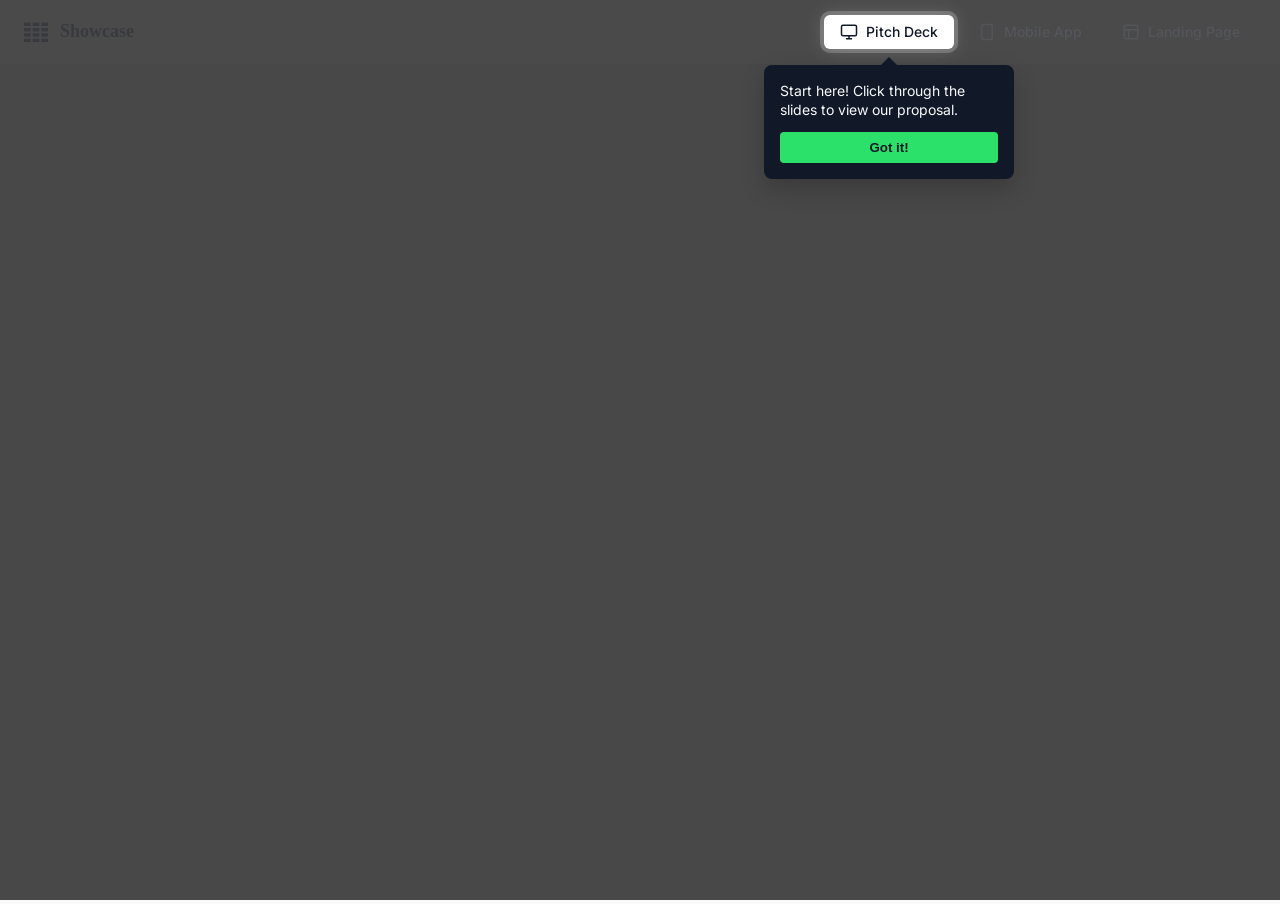
<file: index.html>
<!DOCTYPE html>
<html lang="en">
<head>
    <meta charset="UTF-8">
    <meta name="viewport" content="width=device-width, initial-scale=1.0">
    <title>Tax Service Express | Showcase</title>
    <link rel="preconnect" href="https://fonts.googleapis.com">
    <link rel="preconnect" href="https://fonts.gstatic.com" crossorigin>
    <link href="https://fonts.googleapis.com/css2?family=Inter:wght@400;500;600;700&display=swap" rel="stylesheet">
    <link rel="stylesheet" href="styles.css?v=4">
</head>
<body>
    <nav class="top-nav">
        <div class="logo">
            <svg width="24" height="20" viewBox="0 0 36 28" fill="currentColor">
                <rect x="0" y="0" width="10" height="5" />
                <rect x="13" y="0" width="10" height="5" />
                <rect x="26" y="0" width="10" height="5" />
                <rect x="0" y="8" width="10" height="5" />
                <rect x="13" y="8" width="10" height="5" />
                <rect x="26" y="8" width="10" height="5" />
                <rect x="0" y="16" width="10" height="5" />
                <rect x="13" y="16" width="10" height="5" />
                <rect x="26" y="16" width="10" height="5" />
                <rect x="0" y="24" width="10" height="5" />
                <rect x="13" y="24" width="10" height="5" />
                <rect x="26" y="24" width="10" height="5" />
            </svg>
            <span>Showcase</span>
        </div>
        <div class="tabs">
            <button class="tab-btn active" data-target="tab-presentation">
                <svg width="18" height="18" viewBox="0 0 24 24" fill="none" stroke="currentColor" stroke-width="2"><rect width="20" height="14" x="2" y="3" rx="2"/><line x1="8" x2="16" y1="21" y2="21"/><line x1="12" x2="12" y1="17" y2="21"/></svg>
                Pitch Deck
            </button>
            <button class="tab-btn" data-target="tab-mobile">
                <svg width="18" height="18" viewBox="0 0 24 24" fill="none" stroke="currentColor" stroke-width="2"><rect width="14" height="20" x="5" y="2" rx="2" ry="2"/><line x1="12" x2="12.01" y1="18" y2="18"/></svg>
                Mobile App
            </button>
            <button class="tab-btn" data-target="tab-landing">
                <svg width="18" height="18" viewBox="0 0 24 24" fill="none" stroke="currentColor" stroke-width="2"><rect width="18" height="18" x="3" y="3" rx="2"/><path d="M3 9h18"/><path d="M9 21V9"/></svg>
                Landing Page
            </button>
        </div>
    </nav>

    <main class="content-area">
        <!-- Presentation Tab -->
        <div id="tab-presentation" class="tab-pane active">
            <div class="iframe-wrapper full-width">
                <iframe src="https://docs.google.com/presentation/d/1qTVoLOretorBjgdbvrvvPPRJSdnF8L776WXD5-Qi0b4/embed?start=false&loop=false&delayms=3000" frameborder="0" allowfullscreen="true" mozallowfullscreen="true" webkitallowfullscreen="true"></iframe>
            </div>
        </div>

        <!-- Mobile App Tab -->
        <div id="tab-mobile" class="tab-pane">
            <div class="phone-mockup-wrapper">
                <div class="phone-mockup">
                    <div class="phone-notch"></div>
                        <iframe src="mvp/index.html?v=3" class="device-screen" title="Mobile App Prototype"></iframe>
                </div>
            </div>
        </div>

        <!-- Landing Page Tab -->
        <div id="tab-landing" class="tab-pane">
            <div class="iframe-wrapper full-width">
                <iframe src="landing/index.html?v=18" frameborder="0"></iframe>
            </div>
        </div>
    </main>

    <!-- Tour Overlay and Tooltip -->
    <div id="tour-overlay" class="tour-overlay hidden"></div>
    <div id="tour-tooltip" class="tour-tooltip hidden">
        <p id="tour-text"></p>
        <div class="tour-buttons">
            <button id="tour-next" class="btn-tour">Got it!</button>
        </div>
    </div>

    <script src="app.js?v=5"></script>
</body>
</html>
</file>
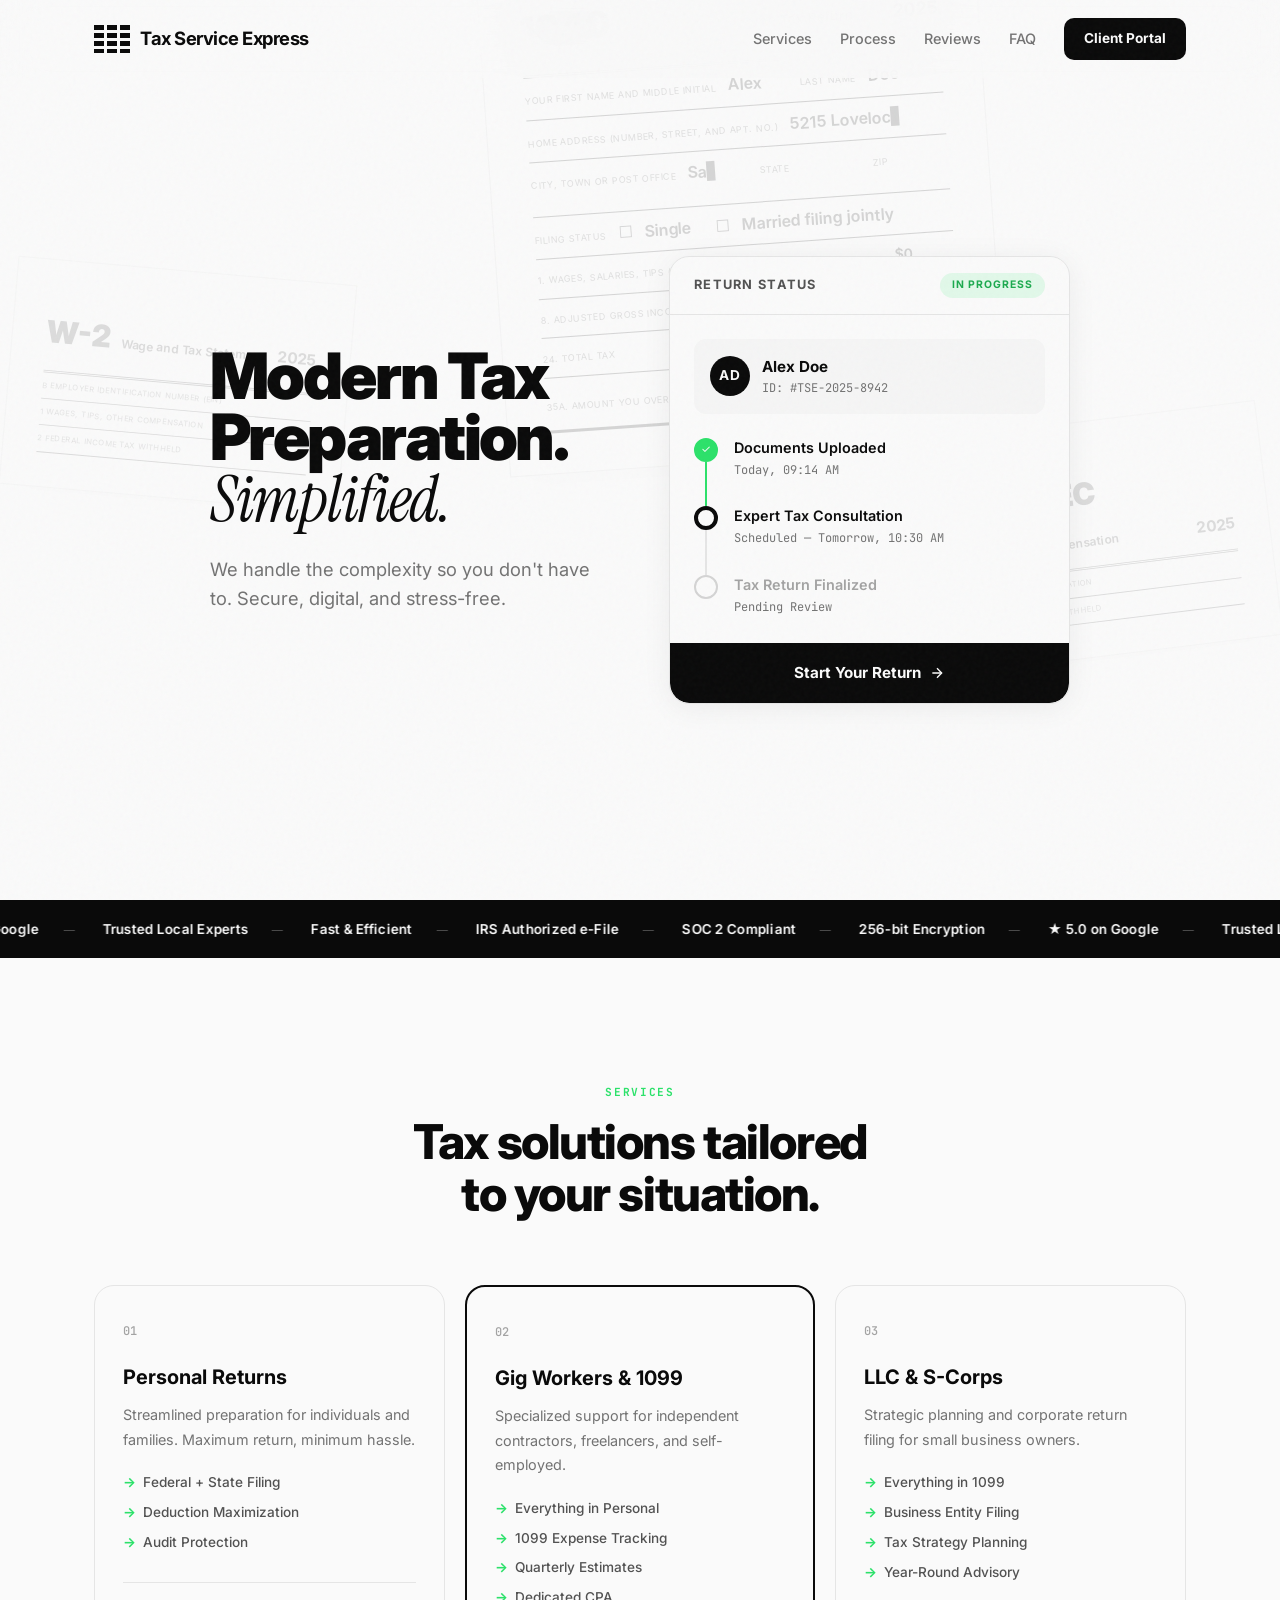
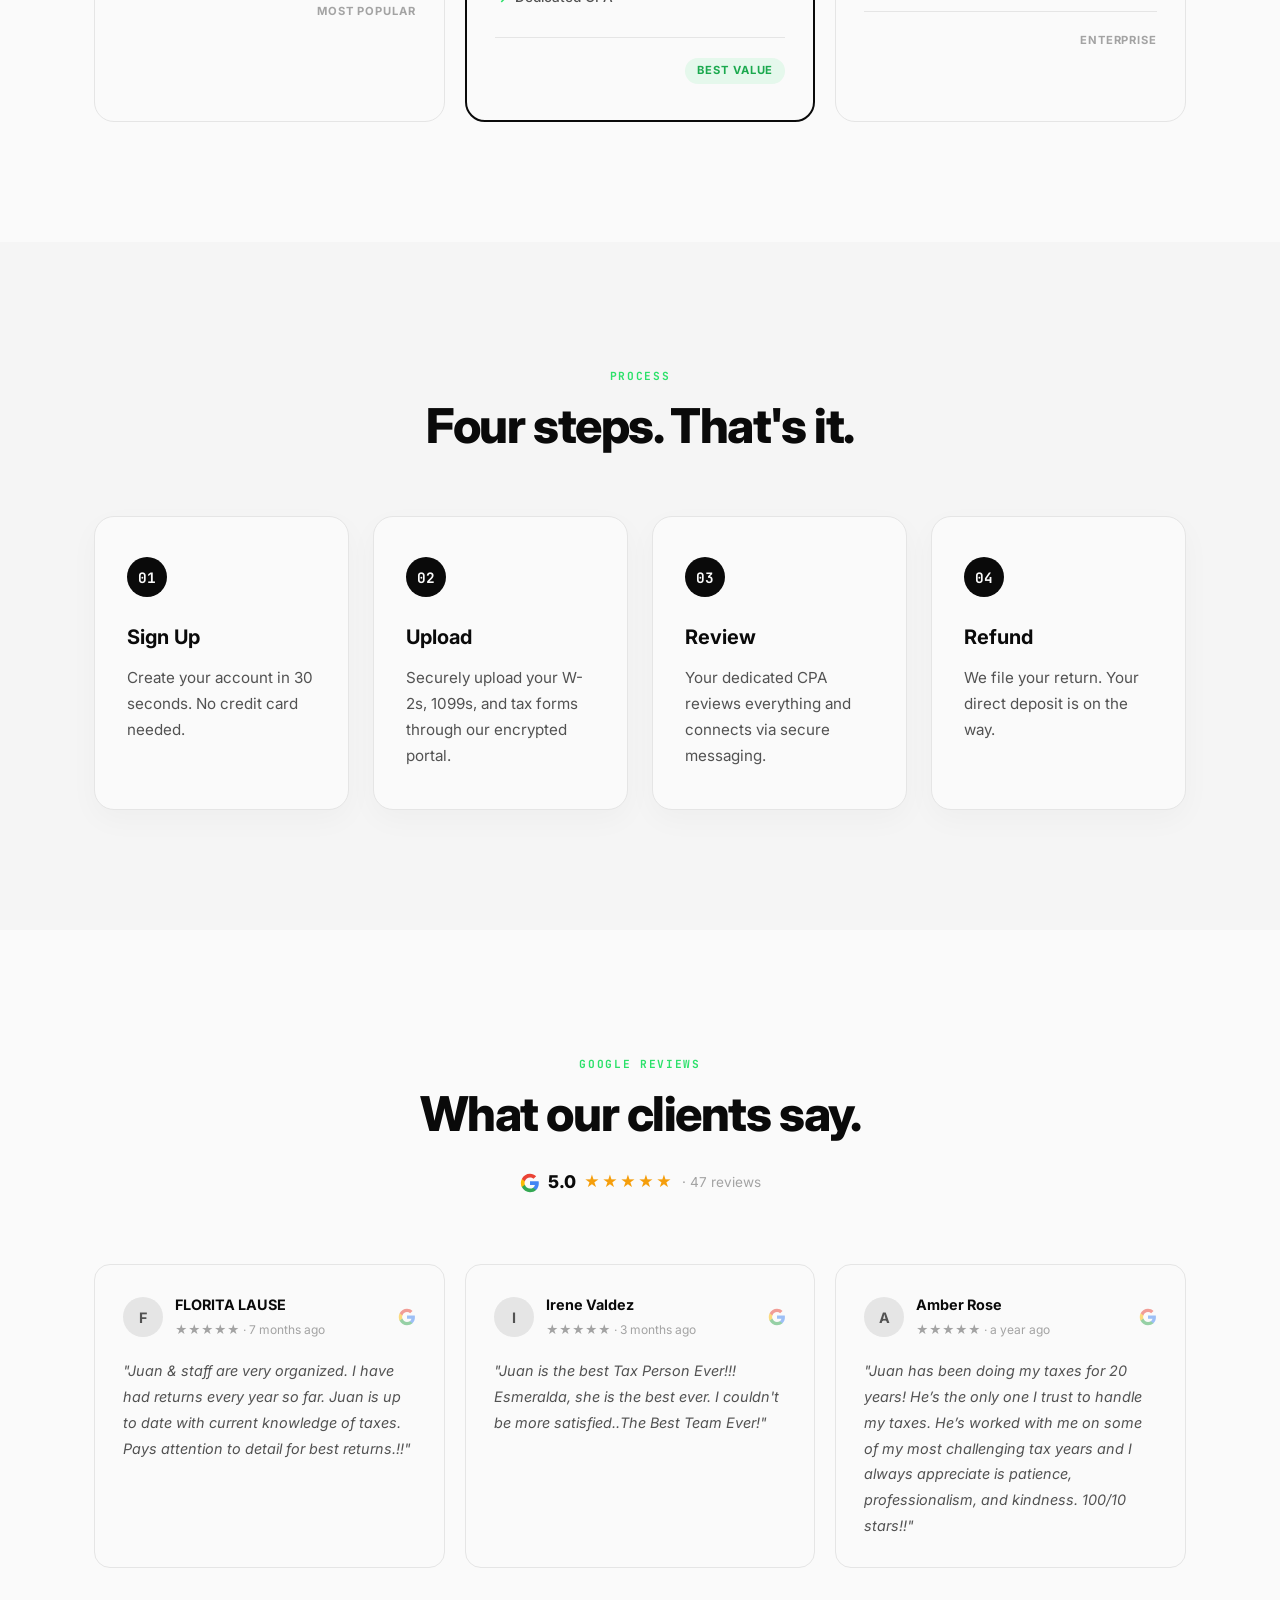
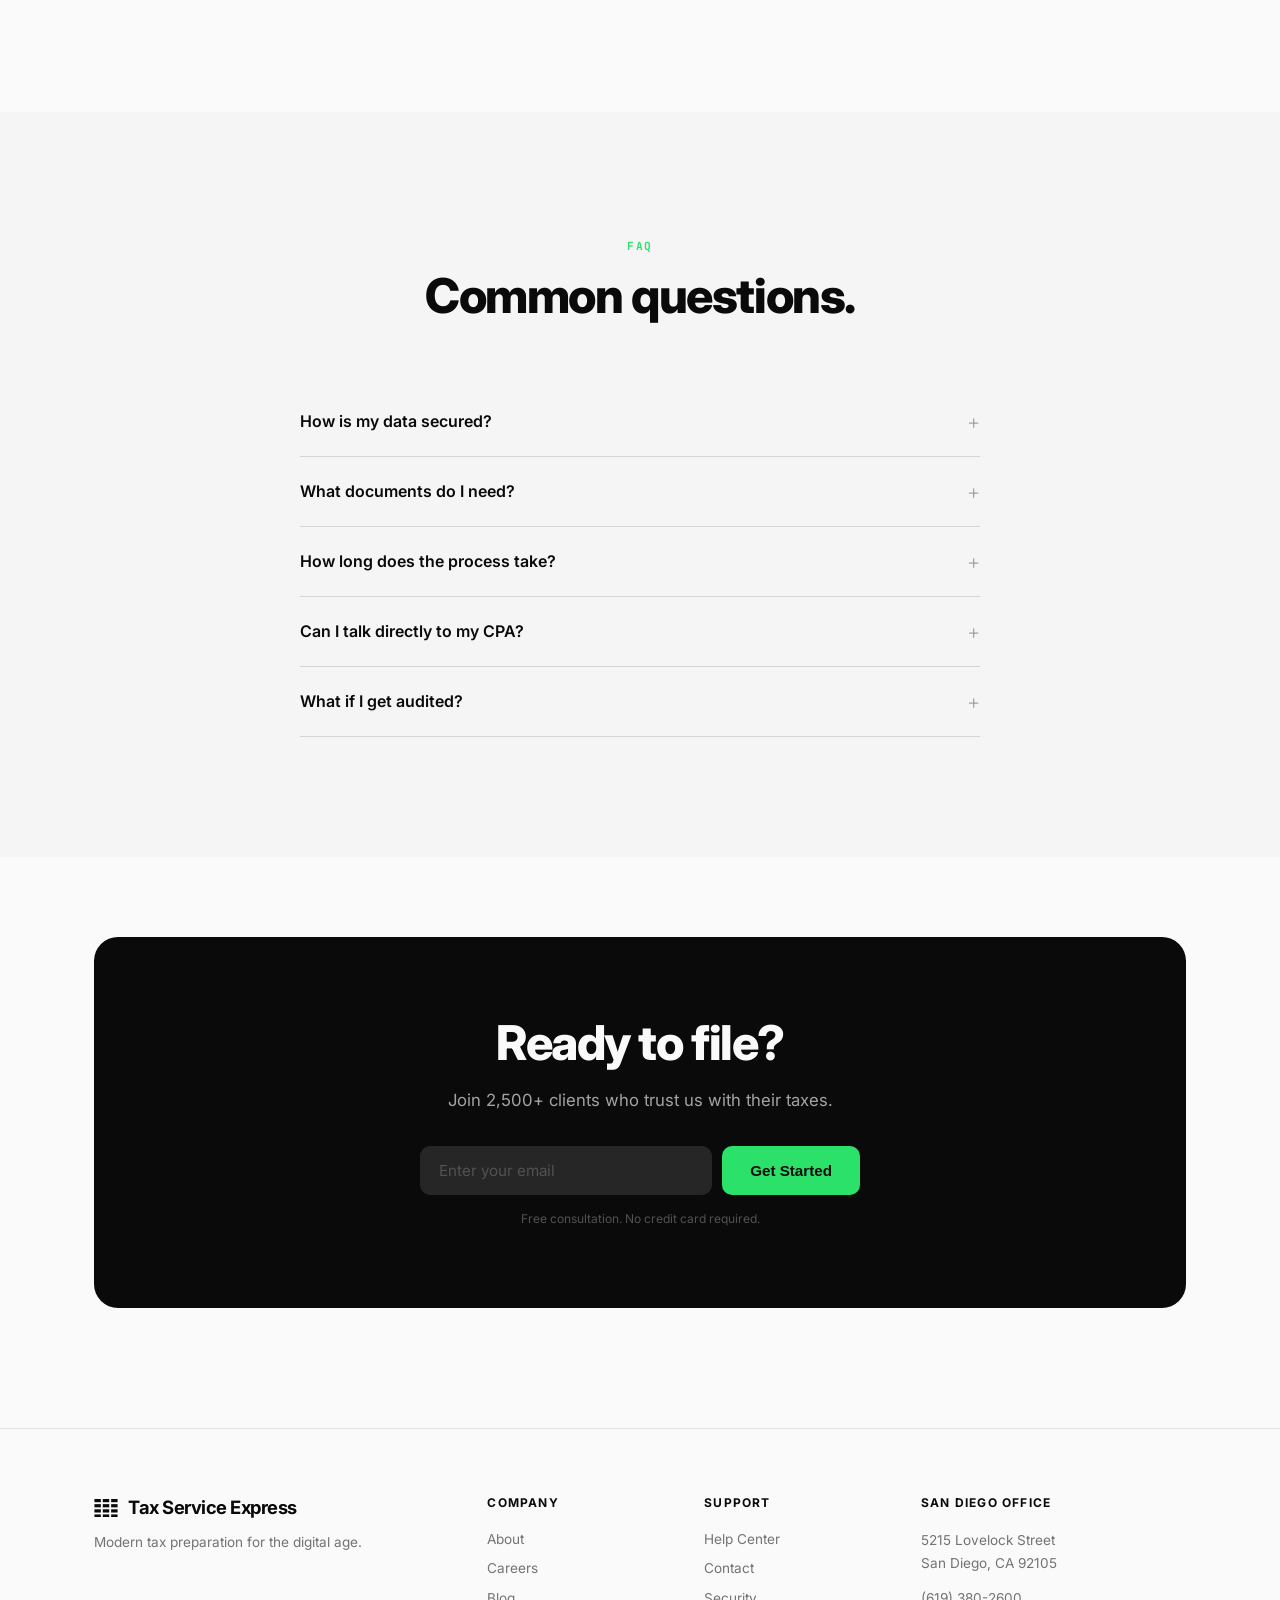
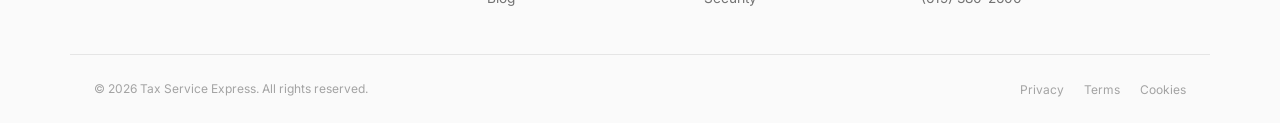
<file: landing/index.html>
<!DOCTYPE html>
<html lang="en">
<head>
    <meta charset="UTF-8">
    <meta name="viewport" content="width=device-width, initial-scale=1.0">
    <title>Tax Service Express | Modern Tax Preparation, Simplified</title>
    <meta name="description" content="Experience seamless, secure, fully digital tax preparation for individuals and growing businesses. Book a consultation today.">
    <link rel="preconnect" href="https://fonts.googleapis.com">
    <link rel="preconnect" href="https://fonts.gstatic.com" crossorigin>
    <link href="https://fonts.googleapis.com/css2?family=Inter:wght@400;500;600;700;800;900&family=Instrument+Serif&family=JetBrains+Mono:wght@400;500&display=swap" rel="stylesheet">
    <link rel="stylesheet" href="styles.css?v=3">
</head>
<body>
    <!-- Grain overlay -->
    <div class="grain-overlay"></div>

    <header class="site-header" id="site-header">
        <div class="container header-container">
            <div class="brand-logo">
                <svg width="36" height="28" viewBox="0 0 36 28" fill="currentColor">
                    <rect x="0" y="0" width="10" height="5" />
                    <rect x="13" y="0" width="10" height="5" />
                    <rect x="26" y="0" width="10" height="5" />
                    <rect x="0" y="8" width="10" height="5" />
                    <rect x="13" y="8" width="10" height="5" />
                    <rect x="26" y="8" width="10" height="5" />
                    <rect x="0" y="16" width="10" height="5" />
                    <rect x="13" y="16" width="10" height="5" />
                    <rect x="26" y="16" width="10" height="5" />
                    <rect x="0" y="24" width="10" height="5" />
                    <rect x="13" y="24" width="10" height="5" />
                    <rect x="26" y="24" width="10" height="5" />
                </svg>
                <span class="brand-name">Tax Service Express</span>
            </div>
            <nav class="main-nav">
                <a href="#services">Services</a>
                <a href="#how-it-works">Process</a>
                <a href="#testimonials">Reviews</a>
                <a href="#faq">FAQ</a>
                <a href="#contact" class="btn-primary nav-cta">Client Portal</a>
            </nav>
        </div>
    </header>

    <main>
        <!-- ═══════════════════════════════════════ -->
        <!--  HERO: THE LIVING TAX FORM             -->
        <!-- ═══════════════════════════════════════ -->
        <section class="hero">
            <div class="hero-form-bg" aria-hidden="true">
                <div class="form-line">
                    <span class="form-label">Department of the Treasury — Internal Revenue Service</span>
                </div>
                <div class="form-line form-title-line">
                    <span class="form-number">1040</span>
                    <span class="form-desc">U.S. Individual Income Tax Return</span>
                    <span class="form-year">2025</span>
                </div>
                <div class="form-line">
                    <span class="form-label">Your first name and middle initial</span>
                    <span class="form-value typewriter" data-text="Alex"></span>
                    <span class="form-label">Last name</span>
                    <span class="form-value typewriter" data-text="Doe" data-delay="800"></span>
                </div>
                <div class="form-line">
                    <span class="form-label">Home address (number, street, and apt. no.)</span>
                    <span class="form-value typewriter" data-text="5215 Lovelock St" data-delay="1600"></span>
                </div>
                <div class="form-line">
                    <span class="form-label">City, town or post office</span>
                    <span class="form-value typewriter" data-text="San Diego" data-delay="2200"></span>
                    <span class="form-label">State</span>
                    <span class="form-value typewriter" data-text="CA" data-delay="2800"></span>
                    <span class="form-label">ZIP</span>
                    <span class="form-value typewriter" data-text="92105" data-delay="3000"></span>
                </div>
                <div class="form-line">
                    <span class="form-label">Filing Status</span>
                    <span class="form-checkbox checked" data-delay="3400">☐</span>
                    <span class="form-value">Single</span>
                    <span class="form-checkbox" data-delay="3400">☐</span>
                    <span class="form-value">Married filing jointly</span>
                </div>
                <div class="form-line">
                    <span class="form-label">1. Wages, salaries, tips (W-2)</span>
                    <span class="form-value form-amount counter" data-target="78450" data-delay="3800">$0</span>
                </div>
                <div class="form-line">
                    <span class="form-label">8. Adjusted gross income</span>
                    <span class="form-value form-amount counter" data-target="72100" data-delay="4200">$0</span>
                </div>
                <div class="form-line">
                    <span class="form-label">24. Total tax</span>
                    <span class="form-value form-amount counter" data-target="9847" data-delay="4600">$0</span>
                </div>
                <div class="form-line form-refund-line">
                    <span class="form-label">35a. Amount you overpaid → REFUND</span>
                    <span class="form-value form-amount form-refund counter" data-target="2847" data-delay="5000">$0</span>
                </div>
            </div>

            <div class="hero-form-bg form-2" aria-hidden="true">
                <div class="form-line form-title-line">
                    <span class="form-number">W-2</span>
                    <span class="form-desc">Wage and Tax Statement</span>
                    <span class="form-year">2025</span>
                </div>
                <div class="form-line">
                    <span class="form-label">b Employer identification number (EIN)</span>
                    <span class="form-value typewriter" data-text="XX-XXXXXXX" data-delay="6000"></span>
                </div>
                <div class="form-line">
                    <span class="form-label">1 Wages, tips, other compensation</span>
                    <span class="form-value typewriter" data-text="78,450.00" data-delay="6500"></span>
                </div>
                <div class="form-line">
                    <span class="form-label">2 Federal income tax withheld</span>
                    <span class="form-value typewriter" data-text="9,847.00" data-delay="7000"></span>
                </div>
            </div>

            <div class="hero-form-bg form-3" aria-hidden="true">
                <div class="form-line form-title-line">
                    <span class="form-number">1099-NEC</span>
                    <span class="form-desc">Nonemployee Compensation</span>
                    <span class="form-year">2025</span>
                </div>
                <div class="form-line">
                    <span class="form-label">1 Nonemployee compensation</span>
                    <span class="form-value typewriter" data-text="12,500.00" data-delay="7500"></span>
                </div>
                <div class="form-line">
                    <span class="form-label">4 Federal income tax withheld</span>
                    <span class="form-value typewriter" data-text="0.00" data-delay="8000"></span>
                </div>
            </div>

            <div class="container hero-container">
                <div class="hero-content">
                    <div class="hero-text">
                        <h1>
                            <span class="hero-line-1 reveal-line">Modern Tax</span>
                            <span class="hero-line-2 reveal-line">Preparation.</span>
                            <span class="hero-line-3 reveal-line"><em>Simplified.</em></span>
                        </h1>
                        <p class="hero-subtitle reveal-line" style="--delay: 0.6s">We handle the complexity so you don't have to. Secure, digital, and stress-free.</p>
                    </div>

                    <!-- Filing Status Tracker -->
                    <div class="status-tracker reveal-line" style="--delay: 0.9s" id="status-tracker">
                        <div class="tracker-header">
                            <span class="tracker-label">Return Status</span>
                            <span class="tracker-badge">In Progress</span>
                        </div>
                        <div class="tracker-body">
                            <div class="tracker-client">
                                <div class="client-avatar">AD</div>
                                <div class="client-info">
                                    <span class="client-name">Alex Doe</span>
                                    <span class="client-id">ID: #TSE-2025-8942</span>
                                </div>
                            </div>
                            <div class="tracker-timeline">
                                <div class="timeline-step completed">
                                    <div class="step-icon">✓</div>
                                    <div class="step-content">
                                        <span class="step-title">Documents Uploaded</span>
                                        <span class="step-time">Today, 09:14 AM</span>
                                    </div>
                                </div>
                                <div class="timeline-step active">
                                    <div class="step-icon"></div>
                                    <div class="step-content">
                                        <span class="step-title">Expert Tax Consultation</span>
                                        <span class="step-time">Scheduled — Tomorrow, 10:30 AM</span>
                                    </div>
                                </div>
                                <div class="timeline-step">
                                    <div class="step-icon"></div>
                                    <div class="step-content">
                                        <span class="step-title">Tax Return Finalized</span>
                                        <span class="step-time">Pending Review</span>
                                    </div>
                                </div>
                            </div>
                        </div>
                        <a href="#book" class="btn-primary tracker-cta" id="hero-cta-book">
                            Start Your Return
                            <svg width="16" height="16" viewBox="0 0 24 24" fill="none" stroke="currentColor" stroke-width="2"><path d="M5 12h14"/><path d="m12 5 7 7-7 7"/></svg>
                        </a>
                    </div>
                </div>
            </div>
        </section>

        <section class="stats-marquee">
            <div class="marquee-content">
                <span class="marquee-item">★ 5.0 on Google</span><span class="marquee-divider">—</span>
                <span class="marquee-item">Trusted Local Experts</span><span class="marquee-divider">—</span>
                <span class="marquee-item">Fast & Efficient</span><span class="marquee-divider">—</span>
                <span class="marquee-item">IRS Authorized e-File</span><span class="marquee-divider">—</span>
                <span class="marquee-item">SOC 2 Compliant</span><span class="marquee-divider">—</span>
                <span class="marquee-item">256-bit Encryption</span><span class="marquee-divider">—</span>
                <span class="marquee-item">★ 5.0 on Google</span><span class="marquee-divider">—</span>
                <span class="marquee-item">Trusted Local Experts</span><span class="marquee-divider">—</span>
                <span class="marquee-item">Fast & Efficient</span><span class="marquee-divider">—</span>
                <span class="marquee-item">IRS Authorized e-File</span><span class="marquee-divider">—</span>
                <span class="marquee-item">SOC 2 Compliant</span><span class="marquee-divider">—</span>
                <span class="marquee-item">256-bit Encryption</span><span class="marquee-divider">—</span>
                <span class="marquee-item">★ 5.0 on Google</span><span class="marquee-divider">—</span>
                <span class="marquee-item">Trusted Local Experts</span><span class="marquee-divider">—</span>
                <span class="marquee-item">Fast & Efficient</span><span class="marquee-divider">—</span>
                <span class="marquee-item">IRS Authorized e-File</span><span class="marquee-divider">—</span>
                <span class="marquee-item">SOC 2 Compliant</span><span class="marquee-divider">—</span>
                <span class="marquee-item">256-bit Encryption</span><span class="marquee-divider">—</span>

                <span class="marquee-item">★ 5.0 on Google</span><span class="marquee-divider">—</span>
                <span class="marquee-item">Trusted Local Experts</span><span class="marquee-divider">—</span>
                <span class="marquee-item">Fast & Efficient</span><span class="marquee-divider">—</span>
                <span class="marquee-item">IRS Authorized e-File</span><span class="marquee-divider">—</span>
                <span class="marquee-item">SOC 2 Compliant</span><span class="marquee-divider">—</span>
                <span class="marquee-item">256-bit Encryption</span><span class="marquee-divider">—</span>
                <span class="marquee-item">★ 5.0 on Google</span><span class="marquee-divider">—</span>
                <span class="marquee-item">Trusted Local Experts</span><span class="marquee-divider">—</span>
                <span class="marquee-item">Fast & Efficient</span><span class="marquee-divider">—</span>
                <span class="marquee-item">IRS Authorized e-File</span><span class="marquee-divider">—</span>
                <span class="marquee-item">SOC 2 Compliant</span><span class="marquee-divider">—</span>
                <span class="marquee-item">256-bit Encryption</span><span class="marquee-divider">—</span>
                <span class="marquee-item">★ 5.0 on Google</span><span class="marquee-divider">—</span>
                <span class="marquee-item">Trusted Local Experts</span><span class="marquee-divider">—</span>
                <span class="marquee-item">Fast & Efficient</span><span class="marquee-divider">—</span>
                <span class="marquee-item">IRS Authorized e-File</span><span class="marquee-divider">—</span>
                <span class="marquee-item">SOC 2 Compliant</span><span class="marquee-divider">—</span>
                <span class="marquee-item">256-bit Encryption</span><span class="marquee-divider">—</span>
            </div>
        </section>

        <!-- Services -->
        <section id="services" class="services-section">
            <div class="container">
                <div class="section-header fade-in">
                    <span class="section-tag">Services</span>
                    <h2>Tax solutions tailored<br>to your situation.</h2>
                </div>
                <div class="services-grid">
                    <div class="service-card fade-in" id="svc-personal">
                        <div class="service-number">01</div>
                        <h3>Personal Returns</h3>
                        <p>Streamlined preparation for individuals and families. Maximum return, minimum hassle.</p>
                        <ul class="service-features">
                            <li>Federal + State Filing</li>
                            <li>Deduction Maximization</li>
                            <li>Audit Protection</li>
                        </ul>
                        <div class="service-footer" style="justify-content: flex-end;">
                            <span class="service-tag-label">Most Popular</span>
                        </div>
                    </div>
                    <div class="service-card featured fade-in" id="svc-gig">
                        <div class="service-number">02</div>
                        <h3>Gig Workers & 1099</h3>
                        <p>Specialized support for independent contractors, freelancers, and self-employed.</p>
                        <ul class="service-features">
                            <li>Everything in Personal</li>
                            <li>1099 Expense Tracking</li>
                            <li>Quarterly Estimates</li>
                            <li>Dedicated CPA</li>
                        </ul>
                        <div class="service-footer" style="justify-content: flex-end;">
                            <span class="service-tag-label best">Best Value</span>
                        </div>
                    </div>
                    <div class="service-card fade-in" id="svc-business">
                        <div class="service-number">03</div>
                        <h3>LLC & S-Corps</h3>
                        <p>Strategic planning and corporate return filing for small business owners.</p>
                        <ul class="service-features">
                            <li>Everything in 1099</li>
                            <li>Business Entity Filing</li>
                            <li>Tax Strategy Planning</li>
                            <li>Year-Round Advisory</li>
                        </ul>
                        <div class="service-footer" style="justify-content: flex-end;">
                            <span class="service-tag-label">Enterprise</span>
                        </div>
                    </div>
                </div>
            </div>
        </section>

        <!-- How It Works -->
        <section id="how-it-works" class="how-section">
            <div class="container">
                <div class="section-header fade-in">
                    <span class="section-tag">Process</span>
                    <h2>Four steps. That's it.</h2>
                </div>
                <div class="steps-row">
                    <div class="step fade-in">
                        <div class="step-num">01</div>
                        <h3>Sign Up</h3>
                        <p>Create your account in 30 seconds. No credit card needed.</p>
                    </div>
                    <div class="step-arrow fade-in">→</div>
                    <div class="step fade-in">
                        <div class="step-num">02</div>
                        <h3>Upload</h3>
                        <p>Securely upload your W-2s, 1099s, and tax forms through our encrypted portal.</p>
                    </div>
                    <div class="step-arrow fade-in">→</div>
                    <div class="step fade-in">
                        <div class="step-num">03</div>
                        <h3>Review</h3>
                        <p>Your dedicated CPA reviews everything and connects via secure messaging.</p>
                    </div>
                    <div class="step-arrow fade-in">→</div>
                    <div class="step fade-in">
                        <div class="step-num">04</div>
                        <h3>Refund</h3>
                        <p>We file your return. Your direct deposit is on the way.</p>
                    </div>
                </div>
            </div>
        </section>

        <!-- Testimonials / Google Reviews -->
        <section id="testimonials" class="testimonials-section">
            <div class="container">
                <div class="section-header fade-in">
                    <span class="section-tag">Google Reviews</span>
                    <h2>What our clients say.</h2>
                    <div class="google-rating">
                        <svg width="20" height="20" viewBox="0 0 24 24"><path fill="#4285F4" d="M22.56 12.25c0-.78-.07-1.53-.2-2.25H12v4.26h5.92a5.06 5.06 0 0 1-2.2 3.32v2.77h3.57c2.08-1.92 3.28-4.74 3.28-8.1z"/><path fill="#34A853" d="M12 23c2.97 0 5.46-.98 7.28-2.66l-3.57-2.77c-.98.66-2.23 1.06-3.71 1.06-2.86 0-5.29-1.93-6.16-4.53H2.18v2.84C3.99 20.53 7.7 23 12 23z"/><path fill="#FBBC05" d="M5.84 14.09c-.22-.66-.35-1.36-.35-2.09s.13-1.43.35-2.09V7.07H2.18C1.43 8.55 1 10.22 1 12s.43 3.45 1.18 4.93l2.85-2.22.81-.62z"/><path fill="#EA4335" d="M12 5.38c1.62 0 3.06.56 4.21 1.64l3.15-3.15C17.45 2.09 14.97 1 12 1 7.7 1 3.99 3.47 2.18 7.07l3.66 2.84c.87-2.6 3.3-4.53 6.16-4.53z"/></svg>
                        <span class="rating-number">5.0</span>
                        <span class="rating-stars">★★★★★</span>
                        <span class="rating-count">· 47 reviews</span>
                    </div>
                </div>

                <div class="reviews-grid">
                    <div class="review-card fade-in" id="review-1">
                        <div class="review-header">
                            <div class="review-avatar">F</div>
                            <div>
                                <strong>FLORITA LAUSE</strong>
                                <span class="review-meta">★★★★★ · 7 months ago</span>
                            </div>
                            <svg class="google-g" width="18" height="18" viewBox="0 0 24 24"><path fill="#4285F4" d="M22.56 12.25c0-.78-.07-1.53-.2-2.25H12v4.26h5.92a5.06 5.06 0 0 1-2.2 3.32v2.77h3.57c2.08-1.92 3.28-4.74 3.28-8.1z"/><path fill="#34A853" d="M12 23c2.97 0 5.46-.98 7.28-2.66l-3.57-2.77c-.98.66-2.23 1.06-3.71 1.06-2.86 0-5.29-1.93-6.16-4.53H2.18v2.84C3.99 20.53 7.7 23 12 23z"/><path fill="#FBBC05" d="M5.84 14.09c-.22-.66-.35-1.36-.35-2.09s.13-1.43.35-2.09V7.07H2.18C1.43 8.55 1 10.22 1 12s.43 3.45 1.18 4.93l2.85-2.22.81-.62z"/><path fill="#EA4335" d="M12 5.38c1.62 0 3.06.56 4.21 1.64l3.15-3.15C17.45 2.09 14.97 1 12 1 7.7 1 3.99 3.47 2.18 7.07l3.66 2.84c.87-2.6 3.3-4.53 6.16-4.53z"/></svg>
                        </div>
                        <p>"Juan & staff are very organized. I have had returns every year so far. Juan is up to date with current knowledge of taxes. Pays attention to detail for best returns.!!"</p>
                    </div>
                    <div class="review-card fade-in" id="review-2">
                        <div class="review-header">
                            <div class="review-avatar">I</div>
                            <div>
                                <strong>Irene Valdez</strong>
                                <span class="review-meta">★★★★★ · 3 months ago</span>
                            </div>
                            <svg class="google-g" width="18" height="18" viewBox="0 0 24 24"><path fill="#4285F4" d="M22.56 12.25c0-.78-.07-1.53-.2-2.25H12v4.26h5.92a5.06 5.06 0 0 1-2.2 3.32v2.77h3.57c2.08-1.92 3.28-4.74 3.28-8.1z"/><path fill="#34A853" d="M12 23c2.97 0 5.46-.98 7.28-2.66l-3.57-2.77c-.98.66-2.23 1.06-3.71 1.06-2.86 0-5.29-1.93-6.16-4.53H2.18v2.84C3.99 20.53 7.7 23 12 23z"/><path fill="#FBBC05" d="M5.84 14.09c-.22-.66-.35-1.36-.35-2.09s.13-1.43.35-2.09V7.07H2.18C1.43 8.55 1 10.22 1 12s.43 3.45 1.18 4.93l2.85-2.22.81-.62z"/><path fill="#EA4335" d="M12 5.38c1.62 0 3.06.56 4.21 1.64l3.15-3.15C17.45 2.09 14.97 1 12 1 7.7 1 3.99 3.47 2.18 7.07l3.66 2.84c.87-2.6 3.3-4.53 6.16-4.53z"/></svg>
                        </div>
                        <p>"Juan is the best Tax Person Ever!!! Esmeralda, she is the best ever. I couldn't be more satisfied..The Best Team Ever!"</p>
                    </div>
                    <div class="review-card fade-in" id="review-3">
                        <div class="review-header">
                            <div class="review-avatar">A</div>
                            <div>
                                <strong>Amber Rose</strong>
                                <span class="review-meta">★★★★★ · a year ago</span>
                            </div>
                            <svg class="google-g" width="18" height="18" viewBox="0 0 24 24"><path fill="#4285F4" d="M22.56 12.25c0-.78-.07-1.53-.2-2.25H12v4.26h5.92a5.06 5.06 0 0 1-2.2 3.32v2.77h3.57c2.08-1.92 3.28-4.74 3.28-8.1z"/><path fill="#34A853" d="M12 23c2.97 0 5.46-.98 7.28-2.66l-3.57-2.77c-.98.66-2.23 1.06-3.71 1.06-2.86 0-5.29-1.93-6.16-4.53H2.18v2.84C3.99 20.53 7.7 23 12 23z"/><path fill="#FBBC05" d="M5.84 14.09c-.22-.66-.35-1.36-.35-2.09s.13-1.43.35-2.09V7.07H2.18C1.43 8.55 1 10.22 1 12s.43 3.45 1.18 4.93l2.85-2.22.81-.62z"/><path fill="#EA4335" d="M12 5.38c1.62 0 3.06.56 4.21 1.64l3.15-3.15C17.45 2.09 14.97 1 12 1 7.7 1 3.99 3.47 2.18 7.07l3.66 2.84c.87-2.6 3.3-4.53 6.16-4.53z"/></svg>
                        </div>
                        <p>"Juan has been doing my taxes for 20 years! He’s the only one I trust to handle my taxes. He’s worked with me on some of my most challenging tax years and I always appreciate is patience, professionalism, and kindness. 100/10 stars!!"</p>
                    </div>
            </div>
        </section>

        <!-- FAQ -->
        <section id="faq" class="faq-section">
            <div class="container">
                <div class="section-header fade-in">
                    <span class="section-tag">FAQ</span>
                    <h2>Common questions.</h2>
                </div>
                <div class="faq-list fade-in">
                    <div class="faq-item" id="faq-1">
                        <button class="faq-q" onclick="toggleFaq(this)">
                            <span>How is my data secured?</span>
                            <span class="faq-icon">+</span>
                        </button>
                        <div class="faq-a"><p>256-bit AES encryption in transit and at rest. SOC 2 Type II compliant with annual third-party audits. Your documents are stored in isolated, encrypted vaults.</p></div>
                    </div>
                    <div class="faq-item" id="faq-2">
                        <button class="faq-q" onclick="toggleFaq(this)">
                            <span>What documents do I need?</span>
                            <span class="faq-icon">+</span>
                        </button>
                        <div class="faq-a"><p>W-2(s), any 1099 forms, government-issued ID, and your previous year's return. Our portal creates a personalized checklist based on your situation.</p></div>
                    </div>
                    <div class="faq-item" id="faq-3">
                        <button class="faq-q" onclick="toggleFaq(this)">
                            <span>How long does the process take?</span>
                            <span class="faq-icon">+</span>
                        </button>
                        <div class="faq-a"><p>Most returns are reviewed and filed within 48 hours of document upload. Refunds via direct deposit typically arrive in 10–21 days.</p></div>
                    </div>
                    <div class="faq-item" id="faq-4">
                        <button class="faq-q" onclick="toggleFaq(this)">
                            <span>Can I talk directly to my CPA?</span>
                            <span class="faq-icon">+</span>
                        </button>
                        <div class="faq-a"><p>Absolutely. Every client gets a dedicated CPA. Message them anytime through our secure portal. Most responses within a few hours on business days.</p></div>
                    </div>
                    <div class="faq-item" id="faq-5">
                        <button class="faq-q" onclick="toggleFaq(this)">
                            <span>What if I get audited?</span>
                            <span class="faq-icon">+</span>
                        </button>
                        <div class="faq-a"><p>All packages include audit protection. If the IRS contacts you about a return we prepared, we represent you and handle all correspondence at no extra charge.</p></div>
                    </div>
                </div>
            </div>
        </section>

        <!-- CTA -->
        <section class="final-cta">
            <div class="container">
                <div class="cta-block fade-in">
                    <h2>Ready to file?</h2>
                    <p>Join 2,500+ clients who trust us with their taxes.</p>
                    <div class="cta-form">
                        <input type="email" placeholder="Enter your email" id="newsletter-email">
                        <button class="btn-primary" id="newsletter-submit" onclick="handleSubmit()">Get Started</button>
                    </div>
                    <span class="cta-note">Free consultation. No credit card required.</span>
                </div>
            </div>
        </section>
    </main>

    <footer class="site-footer">
        <div class="container footer-container">
            <div class="footer-brand">
                <div class="brand-logo">
                    <svg width="24" height="18" viewBox="0 0 36 28" fill="currentColor">
                        <rect x="0" y="0" width="10" height="5" /><rect x="13" y="0" width="10" height="5" /><rect x="26" y="0" width="10" height="5" />
                        <rect x="0" y="8" width="10" height="5" /><rect x="13" y="8" width="10" height="5" /><rect x="26" y="8" width="10" height="5" />
                        <rect x="0" y="16" width="10" height="5" /><rect x="13" y="16" width="10" height="5" /><rect x="26" y="16" width="10" height="5" />
                        <rect x="0" y="24" width="10" height="5" /><rect x="13" y="24" width="10" height="5" /><rect x="26" y="24" width="10" height="5" />
                    </svg>
                    <span class="brand-name">Tax Service Express</span>
                </div>
                <p>Modern tax preparation for the digital age.</p>
            </div>
            <div class="footer-col">
                <h4>Company</h4>
                <a href="#">About</a><a href="#">Careers</a><a href="#">Blog</a>
            </div>
            <div class="footer-col">
                <h4>Support</h4>
                <a href="#">Help Center</a><a href="#">Contact</a><a href="#">Security</a>
            </div>
            <div class="footer-col">
                <h4>San Diego Office</h4>
                <p>5215 Lovelock Street<br>San Diego, CA 92105</p>
                <p><a href="tel:6193802600">(619) 380-2600</a></p>
            </div>
        </div>
        <div class="container footer-bottom">
            <p>&copy; 2026 Tax Service Express. All rights reserved.</p>
            <div class="footer-legal">
                <a href="#">Privacy</a><a href="#">Terms</a><a href="#">Cookies</a>
            </div>
        </div>
    </footer>

    <script>
    // ──── Typewriter effect on the background form ────
    document.querySelectorAll('.typewriter').forEach(el => {
        const text = el.dataset.text;
        const delay = parseInt(el.dataset.delay || 0);
        setTimeout(() => {
            let i = 0;
            el.classList.add('typing');
            const interval = setInterval(() => {
                el.textContent = text.slice(0, ++i);
                if (i >= text.length) { clearInterval(interval); el.classList.remove('typing'); }
            }, 60);
        }, delay);
    });

    // ──── Checkbox animation ────
    document.querySelectorAll('.form-checkbox').forEach(el => {
        const delay = parseInt(el.dataset.delay || 0);
        setTimeout(() => {
            if (el.classList.contains('checked')) {
                el.textContent = '☑';
                el.classList.add('is-checked');
            }
        }, delay);
    });

    // ──── Number counters on the form ────
    document.querySelectorAll('.counter').forEach(el => {
        const target = parseInt(el.dataset.target);
        const delay = parseInt(el.dataset.delay || 0);
        setTimeout(() => {
            const duration = 1200;
            const start = performance.now();
            function tick(now) {
                const p = Math.min((now - start) / duration, 1);
                const eased = 1 - Math.pow(1 - p, 3);
                el.textContent = '$' + Math.floor(eased * target).toLocaleString();
                if (p < 1) requestAnimationFrame(tick);
            }
            requestAnimationFrame(tick);
        }, delay);
    });



    // ──── Scroll fade-in ────
    const obs = new IntersectionObserver(entries => {
        entries.forEach(e => { if (e.isIntersecting) { e.target.classList.add('visible'); obs.unobserve(e.target); } });
    }, { threshold: 0.15 });
    document.querySelectorAll('.fade-in').forEach(el => obs.observe(el));

    // ──── FAQ Accordion ────
    function toggleFaq(btn) {
        const item = btn.parentElement;
        const wasOpen = item.classList.contains('open');
        document.querySelectorAll('.faq-item.open').forEach(el => { el.classList.remove('open'); el.querySelector('.faq-icon').textContent = '+'; });
        if (!wasOpen) { item.classList.add('open'); item.querySelector('.faq-icon').textContent = '−'; }
    }

    // ──── Header shrink ────
    window.addEventListener('scroll', () => {
        document.getElementById('site-header').classList.toggle('scrolled', window.scrollY > 50);
    });

    // ──── Smooth scroll ────
    document.querySelectorAll('a[href^="#"]').forEach(a => {
        a.addEventListener('click', e => {
            const t = document.querySelector(a.getAttribute('href'));
            if (t) { e.preventDefault(); t.scrollIntoView({ behavior: 'smooth' }); }
        });
    });

    // ──── Newsletter ────
    function handleSubmit() {
        const input = document.getElementById('newsletter-email');
        const btn = document.getElementById('newsletter-submit');
        if (input.value.includes('@')) {
            btn.textContent = '✓ You\'re in!';
            btn.style.background = '#2CE16A';
            btn.style.color = '#000';
            input.disabled = true;
        }
    }

    // Smooth Marquee with RequestAnimationFrame
    const marqueeContent = document.querySelector('.marquee-content');
    if (marqueeContent) {
        let offset = 0;
        let lastTime = performance.now();
        const pixelsPerSecond = 50; 

        function animateMarquee(time) {
            const deltaTime = time - lastTime;
            lastTime = time;
            
            // Limit deltaTime to prevent huge jumps if tab was inactive
            if (deltaTime < 100) {
                offset -= (pixelsPerSecond * deltaTime) / 1000;
            }
            
            if (offset <= -(marqueeContent.scrollWidth / 2)) {
                offset += (marqueeContent.scrollWidth / 2);
            }
            marqueeContent.style.transform = `translate3d(${offset}px, 0, 0)`;
            requestAnimationFrame(animateMarquee);
        }
        
        requestAnimationFrame(animateMarquee);
    }
    </script>
</body>
</html>
</file>
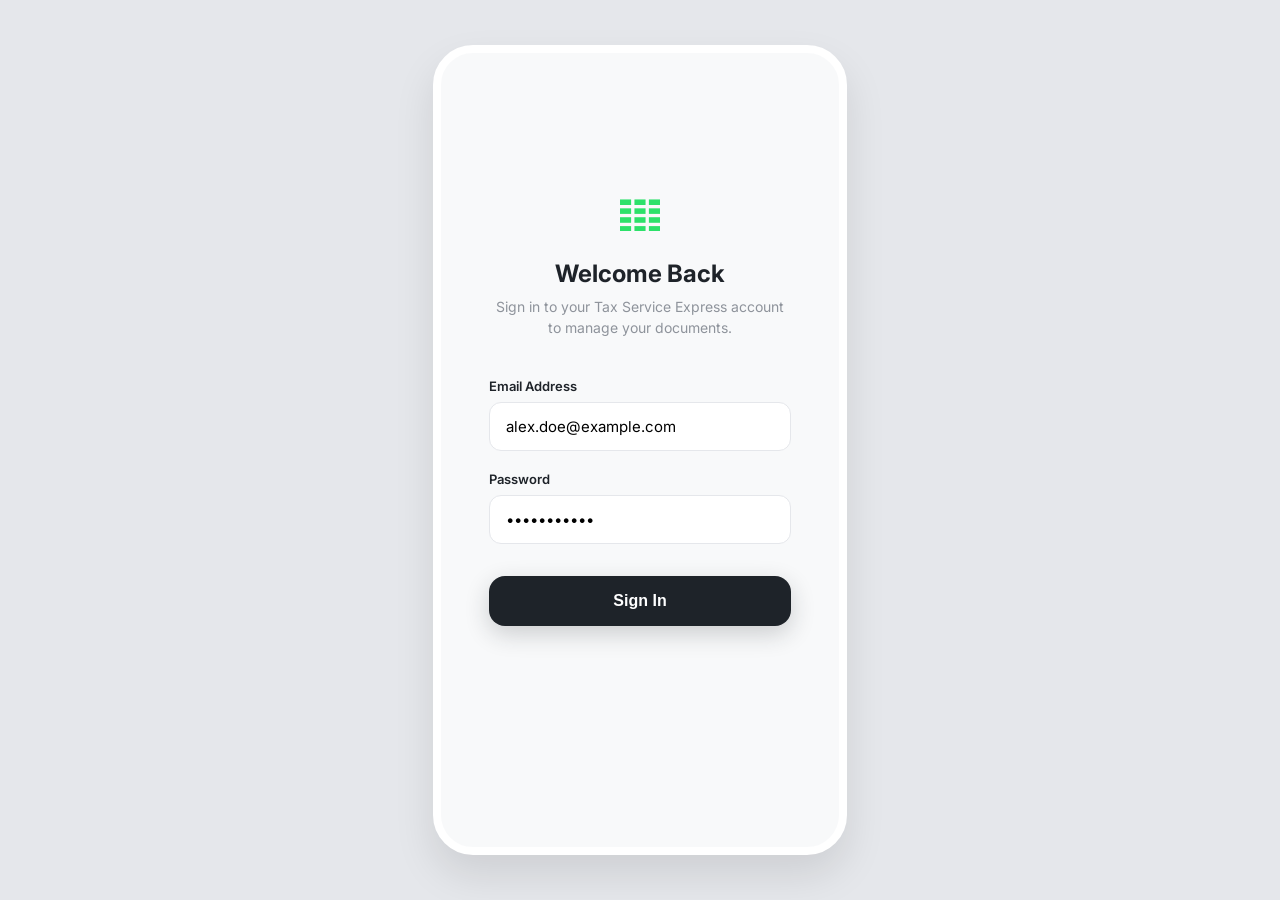
<file: mvp/index.html>
<!DOCTYPE html>
<html lang="en">
<head>
    <meta charset="UTF-8">
    <meta name="viewport" content="width=device-width, initial-scale=1.0, maximum-scale=1.0, user-scalable=no">
    <title>Tax App MVP</title>
    <link rel="preconnect" href="https://fonts.googleapis.com">
    <link rel="preconnect" href="https://fonts.gstatic.com" crossorigin>
    <link href="https://fonts.googleapis.com/css2?family=Inter:wght@400;500;600;700&display=swap" rel="stylesheet">
    <link rel="stylesheet" href="styles.css?v=8">
</head>
<body>
    <div id="mobile-container">
        <header id="app-header" class="hidden">
            <button id="back-btn" class="icon-btn hidden">
                <svg width="24" height="24" viewBox="0 0 24 24" fill="none" stroke="currentColor" stroke-width="2" stroke-linecap="round" stroke-linejoin="round"><path d="m15 18-6-6 6-6"/></svg>
            </button>
            <h1 id="header-title"></h1>
        </header>

        <main id="app-content">
            <!-- Content will be injected here -->
        </main>

        <nav id="bottom-nav">
            <button class="nav-item active" data-view="home">
                <svg width="24" height="24" viewBox="0 0 24 24" fill="none" stroke="currentColor" stroke-width="2" stroke-linecap="round" stroke-linejoin="round"><path d="m3 9 9-7 9 7v11a2 2 0 0 1-2 2H5a2 2 0 0 1-2-2z"/><polyline points="9 22 9 12 15 12 15 22"/></svg>
                <span>Home</span>
            </button>
            <button class="nav-item" data-view="services">
                <svg width="24" height="24" viewBox="0 0 24 24" fill="none" stroke="currentColor" stroke-width="2" stroke-linecap="round" stroke-linejoin="round"><rect width="18" height="18" x="3" y="3" rx="2" ry="2"/><line x1="3" x2="21" y1="9" y2="9"/><line x1="9" x2="9" y1="21" y2="9"/></svg>
                <span>Services</span>
            </button>
            <button class="nav-item" data-view="vault">
                <svg width="100" height="100" viewBox="0 0 100 100" fill="none" stroke="#FFD700" stroke-width="6" stroke-linecap="round" stroke-linejoin="round" class="floating-arrow arrow-bounce-2" style="top: -90px; left: -20px;">
                    <path d="M 20 10 Q 30 60 80 80" />
                    <polyline points="60 85 80 80 75 60" />
                </svg>
                <svg width="24" height="24" viewBox="0 0 24 24" fill="none" stroke="currentColor" stroke-width="2" stroke-linecap="round" stroke-linejoin="round"><path d="M2 12h10"/><path d="M9 4v16"/><path d="m3 9 3-3 3 3"/></svg>
                <span>Vault</span>
            </button>
            <button class="nav-item" data-view="profile">
                <svg width="24" height="24" viewBox="0 0 24 24" fill="none" stroke="currentColor" stroke-width="2" stroke-linecap="round" stroke-linejoin="round"><path d="M19 21v-2a4 4 0 0 0-4-4H9a4 4 0 0 0-4 4v2"/><circle cx="12" cy="7" r="4"/></svg>
                <span>Profile</span>
            </button>
        </nav>
    </div>

    <!-- Templates for different views -->
    <template id="tpl-home">
        <div class="view home-view">
            <div class="brand-header">
                <div class="brand-logo">
                    <svg width="28" height="22" viewBox="0 0 36 28" fill="currentColor">
                        <rect x="0" y="0" width="10" height="5" />
                        <rect x="13" y="0" width="10" height="5" />
                        <rect x="26" y="0" width="10" height="5" />
                        <rect x="0" y="8" width="10" height="5" />
                        <rect x="13" y="8" width="10" height="5" />
                        <rect x="26" y="8" width="10" height="5" />
                        <rect x="0" y="16" width="10" height="5" />
                        <rect x="13" y="16" width="10" height="5" />
                        <rect x="26" y="16" width="10" height="5" />
                        <rect x="0" y="24" width="10" height="5" />
                        <rect x="13" y="24" width="10" height="5" />
                        <rect x="26" y="24" width="10" height="5" />
                    </svg>
                    <span class="brand-name">Tax Service Express</span>
                </div>
            </div>
            
            <h1 class="greeting">Good morning, Alex</h1>
            
            <div class="card progress-card">
                <h3>You're halfway there.</h3>
                <p class="subtitle">Next step: Upload W-2.</p>
                <div class="progress-bar-container">
                    <div class="progress-bar" style="width: 45%;"></div>
                </div>
                <div class="progress-labels">
                    <span>Started</span>
                    <span>45%</span>
                    <span>Done</span>
                </div>
            </div>

            <div class="grid-2x2">
                <div class="card action-card" onclick="app.navigate('vault')">
                    <svg width="100" height="100" viewBox="0 0 100 100" fill="none" stroke="#FFD700" stroke-width="6" stroke-linecap="round" stroke-linejoin="round" class="floating-arrow arrow-bounce-1" style="top: -60px; right: -20px;">
                        <path d="M 80 10 Q 70 60 20 80" />
                        <polyline points="40 85 20 80 25 60" />
                    </svg>
                    <div class="icon-circle">
                        <svg width="20" height="20" viewBox="0 0 24 24" fill="none" stroke="currentColor" stroke-width="2"><path d="M21 15v4a2 2 0 0 1-2 2H5a2 2 0 0 1-2-2v-4"/><polyline points="17 8 12 3 7 8"/><line x1="12" x2="12" y1="3" y2="15"/></svg>
                    </div>
                    <h4>Upload Docs</h4>
                    <p>3 items needed</p>
                </div>
                <div class="card action-card" onclick="app.navigate('booking')">
                    <div class="icon-circle icon-green">
                        <svg width="20" height="20" viewBox="0 0 24 24" fill="none" stroke="currentColor" stroke-width="2"><rect width="18" height="18" x="3" y="4" rx="2" ry="2"/><line x1="16" x2="16" y1="2" y2="6"/><line x1="8" x2="8" y1="2" y2="6"/><line x1="3" x2="21" y1="10" y2="10"/></svg>
                    </div>
                    <h4>Talk to an expert</h4>
                </div>
                <div class="card action-card" onclick="app.navigate('messages')">
                    <div class="icon-circle">
                        <svg width="20" height="20" viewBox="0 0 24 24" fill="none" stroke="currentColor" stroke-width="2"><path d="M21 15a2 2 0 0 1-2 2H7l-4 4V5a2 2 0 0 1 2-2h14a2 2 0 0 1 2 2z"/></svg>
                        <span class="badge"></span>
                    </div>
                    <h4>Messages</h4>
                    <p>1 unread</p>
                </div>
                <div class="card action-card" onclick="app.navigate('profile')">
                    <div class="icon-circle">
                        <svg width="20" height="20" viewBox="0 0 24 24" fill="none" stroke="currentColor" stroke-width="2"><circle cx="12" cy="12" r="3"/><path d="M19.4 15a1.65 1.65 0 0 0 .33 1.82l.06.06a2 2 0 0 1 0 2.83 2 2 0 0 1-2.83 0l-.06-.06a1.65 1.65 0 0 0-1.82-.33 1.65 1.65 0 0 0-1 1.51V21a2 2 0 0 1-2 2 2 2 0 0 1-2-2v-.09A1.65 1.65 0 0 0 9 19.4a1.65 1.65 0 0 0-1.82.33l-.06.06a2 2 0 0 1-2.83 0 2 2 0 0 1 0-2.83l.06-.06a1.65 1.65 0 0 0 .33-1.82 1.65 1.65 0 0 0-1.51-1H3a2 2 0 0 1-2-2 2 2 0 0 1 2-2h.09A1.65 1.65 0 0 0 4.6 9a1.65 1.65 0 0 0-.33-1.82l-.06-.06a2 2 0 0 1 0-2.83 2 2 0 0 1 2.83 0l.06.06a1.65 1.65 0 0 0 1.82.33H9a1.65 1.65 0 0 0 1-1.51V3a2 2 0 0 1 2-2 2 2 0 0 1 2 2v.09a1.65 1.65 0 0 0 1 1.51 1.65 1.65 0 0 0 1.82-.33l.06-.06a2 2 0 0 1 2.83 0 2 2 0 0 1 0 2.83l-.06.06a1.65 1.65 0 0 0-.33 1.82V9a1.65 1.65 0 0 0 1.51 1H21a2 2 0 0 1 2 2 2 2 0 0 1-2 2h-.09a1.65 1.65 0 0 0-1.51 1z"/></svg>
                    </div>
                    <h4>Settings</h4>
                    <p>Profile & pref</p>
                </div>
            </div>
        </div>
    </template>

    <template id="tpl-services">
        <div class="view services-view">
            <h2 class="view-title">What do you need help<br>with this year?</h2>
            <p class="view-subtitle">Select a package to get started.</p>

            <div class="package-list">
                <div class="card package-card" onclick="app.selectPackage('Simple Return')">
                    <div class="package-icon">
                        <svg width="24" height="24" viewBox="0 0 24 24" fill="none" stroke="currentColor" stroke-width="2"><path d="m3 9 9-7 9 7v11a2 2 0 0 1-2 2H5a2 2 0 0 1-2-2z"/><polyline points="9 22 9 12 15 12 15 22"/></svg>
                    </div>
                    <div class="package-details">
                        <h4>Simple Return</h4>
                        <p>For individuals and families</p>
                    </div>
                    <div class="package-price">$99</div>
                </div>

                <div class="card package-card" onclick="app.selectPackage('1099 & Gig Work')">
                    <div class="package-icon">
                        <svg width="24" height="24" viewBox="0 0 24 24" fill="none" stroke="currentColor" stroke-width="2"><rect width="20" height="14" x="2" y="3" rx="2"/><line x1="8" x2="16" y1="21" y2="21"/><line x1="12" x2="12" y1="17" y2="21"/></svg>
                    </div>
                    <div class="package-details">
                        <h4>1099 & Gig Work</h4>
                        <p>For independent contractors</p>
                    </div>
                    <div class="package-price">$199</div>
                </div>

                <div class="card package-card" onclick="app.selectPackage('LLC / S-Corp')">
                    <div class="package-icon">
                        <svg width="24" height="24" viewBox="0 0 24 24" fill="none" stroke="currentColor" stroke-width="2"><rect width="20" height="14" x="2" y="7" rx="2" ry="2"/><path d="M16 21V5a2 2 0 0 0-2-2h-4a2 2 0 0 0-2 2v16"/></svg>
                    </div>
                    <div class="package-details">
                        <h4>LLC / S-Corp</h4>
                        <p>For small business owners</p>
                    </div>
                    <div class="package-price">$399</div>
                </div>
            </div>
        </div>
    </template>

    <template id="tpl-booking">
        <div class="view booking-view">
            <div class="cpa-card card">
                <img src="https://i.pravatar.cc/150?img=47" alt="Sarah, CPA" class="avatar">
                <div class="cpa-details">
                    <h4>Sarah, CPA</h4>
                    <p class="badge-text"><svg width="12" height="12" viewBox="0 0 24 24" fill="none" stroke="currentColor" stroke-width="2"><path d="M22 11.08V12a10 10 0 1 1-5.93-9.14"/><polyline points="22 4 12 14.01 9 11.01"/></svg> Tax Advisor</p>
                </div>
            </div>

            <div class="section-header">
                <h3>Select a Date</h3>
                <span class="month">October</span>
            </div>
            
            <div class="calendar-strip">
                <div class="date-bubble" onclick="app.selectDate(this)">
                    <span class="day">MON</span>
                    <span class="num">14</span>
                </div>
                <div class="date-bubble active" onclick="app.selectDate(this)">
                    <span class="day">TUE</span>
                    <span class="num">15</span>
                </div>
                <div class="date-bubble" onclick="app.selectDate(this)">
                    <span class="day">WED</span>
                    <span class="num">16</span>
                </div>
                <div class="date-bubble" onclick="app.selectDate(this)">
                    <span class="day">THU</span>
                    <span class="num">17</span>
                </div>
            </div>

            <div class="section-header">
                <h3>Available Times</h3>
            </div>

            <div class="time-grid">
                <button class="time-btn" onclick="app.selectTime(this)">09:00 AM</button>
                <button class="time-btn active" onclick="app.selectTime(this)">10:00 AM</button>
                <button class="time-btn" onclick="app.selectTime(this)">11:30 AM</button>
                <button class="time-btn" onclick="app.selectTime(this)">01:00 PM</button>
                <button class="time-btn" onclick="app.selectTime(this)">02:30 PM</button>
                <button class="time-btn" onclick="app.selectTime(this)">04:00 PM</button>
            </div>

            <div class="sticky-footer">
                <button class="btn-primary" onclick="app.confirmAppointment()">Confirm Appointment <svg width="16" height="16" viewBox="0 0 24 24" fill="none" stroke="currentColor" stroke-width="2"><path d="M5 12h14"/><path d="m12 5 7 7-7 7"/></svg></button>
            </div>
        </div>
    </template>

    <template id="tpl-vault">
        <div class="view vault-view">
            <div class="upload-zone card">
                <div class="upload-icon">
                    <svg width="24" height="24" viewBox="0 0 24 24" fill="none" stroke="#2CE16A" stroke-width="2"><path d="M21 15v4a2 2 0 0 1-2 2H5a2 2 0 0 1-2-2v-4"/><polyline points="17 8 12 3 7 8"/><line x1="12" x2="12" y1="3" y2="15"/></svg>
                </div>
                <h3>Tap to scan or upload</h3>
                <p>Supports PDF, JPG, PNG</p>
                <input type="file" id="file-upload" class="hidden-file-input" onchange="app.simulateUpload(this)" />
            </div>

            <div class="doc-section">
                <h4 class="section-title">NEEDS ACTION</h4>
                <div id="needs-action-list">
                    <div class="doc-card card" id="w2-doc">
                        <div class="doc-icon danger">
                            <svg width="20" height="20" viewBox="0 0 24 24" fill="none" stroke="currentColor" stroke-width="2"><path d="m21.73 18-8-14a2 2 0 0 0-3.48 0l-8 14A2 2 0 0 0 4 21h16a2 2 0 0 0 1.73-3Z"/><line x1="12" x2="12" y1="9" y2="13"/><line x1="12" x2="12.01" y1="17" y2="17"/></svg>
                        </div>
                        <div class="doc-details">
                            <h4>W-2 Form</h4>
                            <p class="danger-text">Awaiting upload</p>
                        </div>
                        <button class="icon-btn" onclick="document.getElementById('file-upload').click()">
                            <svg width="20" height="20" viewBox="0 0 24 24" fill="none" stroke="currentColor" stroke-width="2"><circle cx="12" cy="12" r="1"/><circle cx="19" cy="12" r="1"/><circle cx="5" cy="12" r="1"/></svg>
                        </button>
                    </div>
                </div>
            </div>

            <div class="doc-section">
                <h4 class="section-title">UPLOADED</h4>
                <div class="doc-card card">
                    <div class="doc-icon success">
                        <svg width="20" height="20" viewBox="0 0 24 24" fill="none" stroke="currentColor" stroke-width="2"><path d="M22 11.08V12a10 10 0 1 1-5.93-9.14"/><polyline points="22 4 12 14.01 9 11.01"/></svg>
                    </div>
                    <div class="doc-details">
                        <h4>1099_GigWork.pdf</h4>
                        <p>2.4 MB</p>
                    </div>
                    <button class="icon-btn">
                        <svg width="20" height="20" viewBox="0 0 24 24" fill="none" stroke="currentColor" stroke-width="2"><circle cx="12" cy="12" r="1"/><circle cx="19" cy="12" r="1"/><circle cx="5" cy="12" r="1"/></svg>
                    </button>
                </div>
                <div class="doc-card card">
                    <div class="doc-icon success">
                        <svg width="20" height="20" viewBox="0 0 24 24" fill="none" stroke="currentColor" stroke-width="2"><path d="M22 11.08V12a10 10 0 1 1-5.93-9.14"/><polyline points="22 4 12 14.01 9 11.01"/></svg>
                    </div>
                    <div class="doc-details">
                        <h4>ID_Passport.jpg</h4>
                        <p>1.1 MB</p>
                    </div>
                    <button class="icon-btn">
                        <svg width="20" height="20" viewBox="0 0 24 24" fill="none" stroke="currentColor" stroke-width="2"><circle cx="12" cy="12" r="1"/><circle cx="19" cy="12" r="1"/><circle cx="5" cy="12" r="1"/></svg>
                    </button>
                </div>
            </div>
        </div>
    </template>

    <template id="tpl-messages">
        <div class="view messages-view">
            <div class="chat-container" id="chat-container">
                <div class="chat-message received">
                    <img src="https://i.pravatar.cc/150?img=47" alt="Sarah, CPA" class="chat-avatar">
                    <div class="chat-bubble">
                        <p>Hi Alex! I reviewed your 1099 form. Looks good, just waiting on the W-2.</p>
                        <span class="chat-time">10:45 AM</span>
                    </div>
                </div>
            </div>
            
            <div class="chat-input-area">
                <button class="icon-btn">
                    <svg width="24" height="24" viewBox="0 0 24 24" fill="none" stroke="currentColor" stroke-width="2"><path d="M21.44 11.05l-9.19 9.19a6 6 0 0 1-8.49-8.49l9.19-9.19a4 4 0 0 1 5.66 5.66l-9.2 9.19a2 2 0 0 1-2.83-2.83l8.49-8.48"/></svg>
                </button>
                <input type="text" id="chat-input" placeholder="Type a message..." onkeypress="app.handleChatInput(event)">
                <button class="send-btn" onclick="app.sendMessage()">
                    <svg width="20" height="20" viewBox="0 0 24 24" fill="none" stroke="currentColor" stroke-width="2" stroke-linecap="round" stroke-linejoin="round"><line x1="22" y1="2" x2="11" y2="13"/><polygon points="22 2 15 22 11 13 2 9 22 2"/></svg>
                </button>
            </div>
        </div>
    </template>

    <template id="tpl-profile">
        <div class="view profile-view">
            <div class="profile-header">
                <div class="profile-avatar-container">
                    <img src="https://i.pravatar.cc/150?img=11" alt="Alex Doe" class="profile-avatar">
                    <div class="edit-badge">
                        <svg width="12" height="12" viewBox="0 0 24 24" fill="none" stroke="currentColor" stroke-width="2"><path d="M17 3a2.828 2.828 0 1 1 4 4L7.5 20.5 2 22l1.5-5.5L17 3z"/></svg>
                    </div>
                </div>
                <h2>Alex Doe</h2>
                <p>alex.doe@example.com</p>
            </div>

            <div class="card detail-card">
                <h3 class="card-title">
                    <svg width="18" height="18" viewBox="0 0 24 24" fill="none" stroke="currentColor" stroke-width="2"><path d="M20 21v-2a4 4 0 0 0-4-4H8a4 4 0 0 0-4 4v2"/><circle cx="12" cy="7" r="4"/></svg>
                    Personal Details
                </h3>
                
                <div class="detail-row">
                    <div class="detail-info">
                        <label>Full Name</label>
                        <p>Alexander Doe</p>
                    </div>
                    <button class="text-btn">Edit</button>
                </div>
                
                <div class="detail-row">
                    <div class="detail-info">
                        <label>Social Security</label>
                        <p>• • • - • • - 1 2 3 4</p>
                    </div>
                </div>

                <div class="detail-row">
                    <div class="detail-info">
                        <label>Home Address</label>
                        <p id="profile-address-text">123 Calm Lane<br>Apt 4B<br>Seattle, WA 98101</p>
                        <input type="text" id="profile-address-input" class="hidden" value="123 Calm Lane, Apt 4B, Seattle, WA 98101" style="font-size: 14px; padding: 4px; border: 1px solid #E5E7EB; border-radius: 4px; width: 100%;">
                    </div>
                    <button class="text-btn" id="btn-edit-address" onclick="app.editProfileField('address')">Edit</button>
                </div>
            </div>

            <div class="card detail-card">
                <h3 class="card-title">
                    <svg width="18" height="18" viewBox="0 0 24 24" fill="none" stroke="currentColor" stroke-width="2"><rect width="20" height="14" x="2" y="5" rx="2"/><line x1="2" x2="22" y1="10" y2="10"/></svg>
                    Direct Deposit
                </h3>
                
                <div class="detail-row">
                    <div class="detail-info">
                        <label>Bank Name</label>
                        <p id="profile-bank-text">Chase Bank</p>
                        <input type="text" id="profile-bank-input" class="hidden" value="Chase Bank" style="font-size: 14px; padding: 4px; border: 1px solid #E5E7EB; border-radius: 4px; width: 100%;">
                    </div>
                    <button class="text-btn" id="btn-edit-bank" onclick="app.editProfileField('bank')">Edit</button>
                </div>
                
                <div class="detail-row">
                    <div class="detail-info">
                        <label>Account Number</label>
                        <p>•••• 4567</p>
                    </div>
                </div>
            </div>

            <div class="past-returns-section">
                <h3>Past Returns</h3>
                <div class="returns-scroll">
                    <div class="card return-card">
                        <div class="return-icon processing">
                            <svg width="16" height="16" viewBox="0 0 24 24" fill="none" stroke="currentColor" stroke-width="2"><path d="M2 12h10"/><path d="M9 4v16"/><path d="m3 9 3-3 3 3"/></svg>
                        </div>
                        <label>2023 Return</label>
                        <h4 class="processing-text">Processing</h4>
                    </div>
                    <div class="card return-card">
                        <div class="return-icon success">
                            <svg width="16" height="16" viewBox="0 0 24 24" fill="none" stroke="currentColor" stroke-width="2"><path d="M22 11.08V12a10 10 0 1 1-5.93-9.14"/><polyline points="22 4 12 14.01 9 11.01"/></svg>
                        </div>
                        <label>2022 Return</label>
                        <h4 class="success-text">+$1,240</h4>
                    </div>
                </div>
            </div>

            <button class="btn-outline logout-btn" onclick="app.logout()">
                <svg width="16" height="16" viewBox="0 0 24 24" fill="none" stroke="currentColor" stroke-width="2"><path d="M9 21H5a2 2 0 0 1-2-2V5a2 2 0 0 1 2-2h4"/><polyline points="16 17 21 12 16 7"/><line x1="21" x2="9" y1="12" y2="12"/></svg>
                Sign Out
            </button>
        </div>
    </template>

    <template id="tpl-login">
        <div class="view login-view">
            <div class="login-header">
                <svg width="40" height="32" viewBox="0 0 36 28" fill="var(--primary)" style="margin-bottom: 24px;">
                    <rect x="0" y="0" width="10" height="5" />
                    <rect x="13" y="0" width="10" height="5" />
                    <rect x="26" y="0" width="10" height="5" />
                    <rect x="0" y="8" width="10" height="5" />
                    <rect x="13" y="8" width="10" height="5" />
                    <rect x="26" y="8" width="10" height="5" />
                    <rect x="0" y="16" width="10" height="5" />
                    <rect x="13" y="16" width="10" height="5" />
                    <rect x="26" y="16" width="10" height="5" />
                    <rect x="0" y="24" width="10" height="5" />
                    <rect x="13" y="24" width="10" height="5" />
                    <rect x="26" y="24" width="10" height="5" />
                </svg>
                <h2>Welcome Back</h2>
                <p>Sign in to your Tax Service Express account to manage your documents.</p>
            </div>
            
            <div class="login-form">
                <div class="input-group">
                    <label>Email Address</label>
                    <input type="email" placeholder="alex.doe@example.com" value="alex.doe@example.com">
                </div>
                <div class="input-group">
                    <label>Password</label>
                    <input type="password" placeholder="••••••••" value="password123">
                </div>
                <button class="btn-primary login-btn" onclick="app.login()">Sign In</button>
            </div>
        </div>
    </template>

    <script src="app.js?v=7"></script>
</body>
</html>
</file>
<file: styles.css>
* {
    margin: 0;
    padding: 0;
    box-sizing: border-box;
}

body {
    font-family: 'Inter', sans-serif;
    background-color: #FAFAFA;
    height: 100vh;
    display: flex;
    flex-direction: column;
    overflow: hidden;
}

/* Top Navigation */
.top-nav {
    height: 64px;
    background: #FFFFFF;
    border-bottom: 1px solid #E5E7EB;
    display: flex;
    align-items: center;
    padding: 0 24px;
    justify-content: space-between;
    box-shadow: 0 1px 2px rgba(0,0,0,0.05);
    z-index: 100;
}

.logo {
    display: flex;
    align-items: center;
    gap: 12px;
    font-family: 'Georgia', 'Times New Roman', serif;
    font-size: 18px;
    font-weight: 600;
    color: #111827;
}

.tabs {
    display: flex;
    gap: 8px;
    height: 100%;
    align-items: center;
}

.tab-btn {
    display: flex;
    align-items: center;
    gap: 8px;
    padding: 8px 16px;
    background: transparent;
    border: none;
    border-radius: 6px;
    font-family: 'Inter', sans-serif;
    font-size: 14px;
    font-weight: 500;
    color: #6B7280;
    cursor: pointer;
    transition: all 0.2s;
}

.tab-btn:hover {
    background: #F3F4F6;
    color: #374151;
}

.tab-btn.active {
    background: #111827;
    color: #FFFFFF;
}

/* Content Area */
.content-area {
    flex: 1;
    position: relative;
    background: #F3F4F6;
}

.tab-pane {
    position: absolute;
    top: 0;
    left: 0;
    width: 100%;
    height: 100%;
    opacity: 0;
    visibility: hidden;
    transition: opacity 0.3s ease;
}

.tab-pane.active {
    opacity: 1;
    visibility: visible;
}

/* Iframe Wrappers */
.iframe-wrapper.full-width {
    width: 100%;
    height: 100%;
}

.iframe-wrapper iframe {
    width: 100%;
    height: 100%;
    border: none;
}

/* Phone Mockup Wrapper */
.phone-mockup-wrapper {
    width: 100%;
    height: 100%;
    display: flex;
    align-items: center;
    justify-content: center;
    padding: 24px;
    background: #E5E7EB;
}

.phone-mockup {
    width: 414px;
    height: 896px; /* iPhone Max dimensions */
    max-height: 90vh; /* Scale down if screen is small */
    background: #FFFFFF;
    border-radius: 40px;
    border: 12px solid #111827;
    position: relative;
    box-shadow: 0 25px 50px -12px rgba(0, 0, 0, 0.25);
    overflow: hidden;
}

.phone-notch {
    position: absolute;
    top: 0;
    left: 50%;
    transform: translateX(-50%);
    width: 150px;
    height: 25px;
    background: #111827;
    border-bottom-left-radius: 16px;
    border-bottom-right-radius: 16px;
    z-index: 10;
}

.phone-mockup iframe {
    width: 100%;
    height: 100%;
    border: none;
    border-radius: 28px; /* Inner radius */
}

/* Tour Styles */
.tour-overlay {
    position: fixed;
    top: 0;
    left: 0;
    width: 100%;
    height: 100%;
    background: rgba(0,0,0,0.7);
    z-index: 1000;
    pointer-events: auto; /* Block clicks on the background */
    transition: opacity 0.3s ease;
}

.tour-overlay.hidden {
    opacity: 0;
    pointer-events: none;
}

/* Elevate the top-nav above the overlay during the tour */
body.tour-active .top-nav {
    z-index: 1001;
    background: transparent;
    border-bottom-color: transparent;
    box-shadow: none;
}

/* Dim the non-highlighted items in the top-nav */
body.tour-active .logo,
body.tour-active .tab-btn:not(.tour-highlight) {
    opacity: 0.3;
    pointer-events: none; /* Prevent clicking other tabs during tour */
}

/* Prevent tab-pane opacity transitions from creating stacking contexts during tour */
body.tour-active .tab-pane.active {
    transition: none !important;
}

/* Elevate the phone mockup so it is NOT greyed out by the overlay */
body.tour-active .phone-mockup {
    z-index: 1001;
    box-shadow: 0 0 0 4px rgba(255,255,255,0.2), 0 25px 50px -12px rgba(0, 0, 0, 0.5); /* Add a subtle glow */
}

.tour-highlight {
    position: relative;
    z-index: 1002 !important;
    box-shadow: 0 0 0 4px rgba(255,255,255,0.2), 0 0 20px rgba(255,255,255,0.2);
    background: #FFFFFF !important;
    color: #111827 !important;
    pointer-events: auto; /* Ensure clickable */
    border-radius: 6px;
}

.tour-tooltip {
    position: fixed;
    z-index: 1002;
    background: #111827;
    color: white;
    padding: 16px;
    border-radius: 8px;
    width: 250px;
    box-shadow: 0 10px 25px rgba(0,0,0,0.2);
    transition: all 0.3s ease;
}

.tour-tooltip.hidden {
    opacity: 0;
    visibility: hidden;
}

.tour-tooltip p {
    margin-bottom: 12px;
    font-size: 14px;
    line-height: 1.4;
    color: #F9FAFB;
}

.tour-tooltip::after {
    content: '';
    position: absolute;
    top: -8px;
    left: 50%;
    transform: translateX(-50%);
    border-width: 0 8px 8px 8px;
    border-style: solid;
    border-color: transparent transparent #111827 transparent;
}

.btn-tour {
    background: #2CE16A;
    color: #111827;
    border: none;
    padding: 8px 12px;
    border-radius: 4px;
    font-weight: 600;
    cursor: pointer;
    width: 100%;
    transition: background 0.2s;
}

.btn-tour:hover {
    background: #24C95D;
}
</file>
<file: landing/styles.css>
:root {
    --black: #0A0A0A;
    --white: #FAFAFA;
    --gray-50: #F5F5F5;
    --gray-100: #E5E5E5;
    --gray-200: #D4D4D4;
    --gray-400: #A3A3A3;
    --gray-500: #737373;
    --gray-600: #525252;
    --gray-800: #262626;
    --green: #2CE16A;
    --green-dark: #1BA94E;
    --font-sans: 'Inter', -apple-system, sans-serif;
    --font-serif: 'Instrument Serif', Georgia, serif;
    --font-mono: 'JetBrains Mono', monospace;
    --ease: cubic-bezier(0.4, 0, 0.2, 1);
}

* { margin: 0; padding: 0; box-sizing: border-box; }
html { scroll-behavior: smooth; }
body { font-family: var(--font-sans); color: var(--black); background: var(--white); line-height: 1.6; overflow-x: hidden; }

.container { max-width: 1140px; margin: 0 auto; padding: 0 24px; }

/* ─── Grain Overlay ─── */
.grain-overlay {
    position: fixed; top: 0; left: 0; width: 100%; height: 100%;
    pointer-events: none; z-index: 9999; opacity: 0.03;
    background-image: url("data:image/svg+xml,%3Csvg viewBox='0 0 256 256' xmlns='http://www.w3.org/2000/svg'%3E%3Cfilter id='n'%3E%3CfeTurbulence type='fractalNoise' baseFrequency='0.9' numOctaves='4' stitchTiles='stitch'/%3E%3C/filter%3E%3Crect width='100%25' height='100%25' filter='url(%23n)'/%3E%3C/svg%3E");
}

/* ─── Typography ─── */
h1 { font-family: var(--font-sans); font-weight: 900; font-size: clamp(3rem, 7vw, 6rem); line-height: 0.95; letter-spacing: -0.04em; }
h1 em { font-family: var(--font-serif); font-weight: 400; font-style: italic; letter-spacing: -0.02em; }
h2 { font-family: var(--font-sans); font-weight: 800; font-size: clamp(2rem, 4vw, 3rem); line-height: 1.1; letter-spacing: -0.03em; margin-bottom: 16px; }
h3 { font-size: 1.3rem; font-weight: 700; margin-bottom: 10px; }
p { color: var(--gray-500); font-size: 1.05rem; line-height: 1.7; margin-bottom: 20px; }

.section-tag {
    display: inline-block; font-size: 0.7rem; font-weight: 700; text-transform: uppercase;
    letter-spacing: 0.15em; color: var(--green); margin-bottom: 14px;
    font-family: var(--font-mono);
}

/* ─── Buttons ─── */
.btn-primary {
    display: inline-flex; align-items: center; gap: 8px;
    padding: 14px 28px; font-weight: 700; border-radius: 10px;
    text-decoration: none; font-size: 0.95rem; cursor: pointer; border: none;
    background: var(--black); color: var(--white);
    transition: all 0.2s var(--ease);
}
.btn-primary:hover { transform: translateY(-2px); box-shadow: 0 8px 30px rgba(0,0,0,0.15); }

/* ─── Scroll Animations ─── */
.fade-in { opacity: 0; transform: translateY(24px); transition: opacity 0.6s var(--ease), transform 0.6s var(--ease); }
.fade-in.visible { opacity: 1; transform: translateY(0); }

.reveal-line { opacity: 0; transform: translateY(40px); animation: revealLine 0.8s var(--ease) forwards; animation-delay: var(--delay, 0s); }
@keyframes revealLine { to { opacity: 1; transform: translateY(0); } }
.hero-line-1 { --delay: 0.1s; }
.hero-line-2 { --delay: 0.25s; }
.hero-line-3 { --delay: 0.4s; }

/* ─── Header ─── */
.site-header {
    padding: 18px 0; position: fixed; top: 0; left: 0; right: 0;
    background: rgba(250,250,250,0.85); backdrop-filter: blur(20px);
    -webkit-backdrop-filter: blur(20px);
    z-index: 100; transition: all 0.3s var(--ease);
}
.site-header.scrolled { padding: 10px 0; border-bottom: 1px solid var(--gray-100); }
.header-container { display: flex; justify-content: space-between; align-items: center; }
.brand-logo { display: flex; align-items: center; gap: 10px; text-decoration: none; }
.brand-name { font-size: 1.15rem; font-weight: 700; letter-spacing: -0.5px; }
.main-nav { display: flex; align-items: center; gap: 28px; }
.main-nav a:not(.nav-cta) {
    text-decoration: none; color: var(--gray-500); font-weight: 500; font-size: 0.9rem;
    transition: color 0.2s;
}
.main-nav a:not(.nav-cta):hover { color: var(--black); }
.nav-cta { padding: 10px 20px !important; font-size: 0.85rem !important; }

/* ═══════════════════════════════════════════ */
/*  HERO: THE LIVING TAX FORM                 */
/* ═══════════════════════════════════════════ */
.hero {
    min-height: 100vh; display: flex; align-items: center;
    position: relative; overflow: hidden;
    padding: 140px 0 80px;
}

/* The giant 1040 form in the background */
.hero-form-bg {
    position: absolute; top: 180px; left: 50%; margin-left: -150px;
    width: 500px; background: var(--white); padding: 40px;
    border: 1px solid var(--gray-200); box-shadow: 0 20px 40px rgba(0,0,0,0.04);
    opacity: 0; animation: formFadeIn 1s cubic-bezier(0.16,1,0.3,1) forwards 1.2s;
    pointer-events: none; transform-origin: center center; z-index: 0;
}
.hero-form-bg.form-2 {
    top: 250px; left: 10%; margin-left: -150px; width: 400px;
    animation: formFadeIn2 1s cubic-bezier(0.16,1,0.3,1) forwards 1.6s;
}
.hero-form-bg.form-3 {
    top: 400px; left: auto; right: 10%; margin-right: -150px; width: 420px;
    animation: formFadeIn3 1s cubic-bezier(0.16,1,0.3,1) forwards 2.0s;
}

@keyframes formFadeIn { from { opacity: 0; transform: translateY(-50%) rotate(-4deg) scale(0.95); } to { opacity: 0.15; transform: translateY(-50%) rotate(-4deg) scale(1); } }
@keyframes formFadeIn2 { from { opacity: 0; transform: rotate(5deg) scale(0.95); } to { opacity: 0.12; transform: rotate(5deg) scale(0.85); } }
@keyframes formFadeIn3 { from { opacity: 0; transform: rotate(-7deg) scale(0.95); } to { opacity: 0.12; transform: rotate(-7deg) scale(0.85); } }

.form-line {
    display: flex; gap: 12px; align-items: baseline; padding: 8px 0;
    border-bottom: 1px solid currentColor; flex-wrap: wrap;
}
.form-title-line { padding: 16px 0; border-bottom: 3px double currentColor; }
.form-number { font-size: 36px; font-weight: 900; font-family: var(--font-sans); }
.form-desc { font-size: 14px; font-weight: 600; }
.form-year { margin-left: auto; font-size: 18px; font-weight: 700; }
.form-label { font-size: 9px; text-transform: uppercase; letter-spacing: 0.05em; opacity: 0.7; }
.form-value { font-weight: 600; min-width: 60px; }
.form-amount { margin-left: auto; font-size: 14px; }
.form-refund { font-size: 18px !important; font-weight: 900; }
.form-refund-line { border-bottom: 3px solid currentColor; padding: 12px 0; }
.typing::after { content: '▋'; animation: blink 0.6s infinite; }
@keyframes blink { 0%,100% { opacity: 1; } 50% { opacity: 0; } }
.form-checkbox { cursor: default; }
.form-checkbox.is-checked { color: var(--green); }

.hero-container { position: relative; z-index: 2; padding: 0 40px; }
.hero-content { display: flex; align-items: center; justify-content: space-between; gap: 60px; max-width: 1100px; margin: 0 auto; }
.hero-text { flex: 1; max-width: 500px; }
.hero-text h1 { margin-bottom: 24px; font-size: clamp(3rem, 5vw, 4.5rem); }
.hero-text h1 span { display: block; }
.hero-subtitle { font-size: 1.15rem; color: var(--gray-500); margin-bottom: 0; line-height: 1.6; }

/* ─── Status Tracker ─── */
.status-tracker {
    flex: 1; max-width: 440px; width: 100%;
    background: var(--white); border: 1px solid var(--gray-100);
    border-radius: 20px; overflow: hidden;
    box-shadow: 0 4px 30px rgba(0,0,0,0.06);
    margin-left: auto;
}
.tracker-header {
    display: flex; justify-content: space-between; align-items: center;
    padding: 16px 24px; border-bottom: 1px solid var(--gray-100);
}
.tracker-label { font-size: 0.8rem; font-weight: 700; text-transform: uppercase; letter-spacing: 0.1em; color: var(--gray-600); }
.tracker-badge {
    font-size: 0.65rem; font-weight: 700; text-transform: uppercase; letter-spacing: 0.1em;
    background: rgba(44,225,106,0.12); color: var(--green-dark);
    padding: 4px 12px; border-radius: 100px;
}

.tracker-body { padding: 24px; }
.tracker-client {
    display: flex; align-items: center; gap: 12px; margin-bottom: 24px;
    padding: 16px; background: var(--gray-50); border-radius: 12px;
}
.client-avatar {
    width: 40px; height: 40px; background: var(--black); color: var(--white);
    border-radius: 50%; display: flex; align-items: center; justify-content: center;
    font-weight: 700; font-size: 0.85rem; letter-spacing: 1px;
}
.client-info { display: flex; flex-direction: column; }
.client-name { font-weight: 700; font-size: 0.95rem; }
.client-id { font-family: var(--font-mono); font-size: 0.75rem; color: var(--gray-500); }

.tracker-timeline { display: flex; flex-direction: column; gap: 0; }
.timeline-step { display: flex; gap: 16px; padding-bottom: 24px; position: relative; }
.timeline-step:last-child { padding-bottom: 0; }
.timeline-step::before {
    content: ''; position: absolute; left: 11px; top: 24px; bottom: 0;
    width: 2px; background: var(--gray-100);
}
.timeline-step:last-child::before { display: none; }
.timeline-step.completed::before { background: var(--green); }

.step-icon {
    width: 24px; height: 24px; border-radius: 50%;
    background: var(--white); border: 2px solid var(--gray-200);
    display: flex; align-items: center; justify-content: center;
    font-size: 0.7rem; color: var(--white); z-index: 1; flex-shrink: 0;
}
.timeline-step.completed .step-icon { background: var(--green); border-color: var(--green); }
.timeline-step.active .step-icon { border-color: var(--black); border-width: 4px; }

.step-content { display: flex; flex-direction: column; transform: translateY(-2px); }
.step-title { font-weight: 600; font-size: 0.9rem; color: var(--black); }
.timeline-step:not(.completed):not(.active) .step-title { color: var(--gray-400); }
.step-time { font-family: var(--font-mono); font-size: 0.75rem; color: var(--gray-500); margin-top: 2px; }

.tracker-cta { width: 100%; justify-content: center; margin-top: 0; border-radius: 0 0 20px 20px; padding: 18px; }

/* ─── Marquee ─── */
.stats-marquee {
    background: var(--black); color: var(--white); padding: 16px 0;
    overflow: hidden; white-space: nowrap;
}
.marquee-content {
    display: inline-block;
    will-change: transform;
}
.marquee-item { font-size: 0.85rem; font-weight: 600; letter-spacing: 0.02em; padding: 0 16px; }
.marquee-divider { color: var(--gray-600); padding: 0 8px; font-size: 0.7rem; }

/* ─── Services ─── */
.services-section { padding: 120px 0; }
.section-header { text-align: center; max-width: 600px; margin: 0 auto 64px; }
.services-grid { display: grid; grid-template-columns: repeat(3, 1fr); gap: 20px; }

.service-card {
    padding: 36px 28px; border: 1px solid var(--gray-100); border-radius: 20px;
    transition: all 0.3s var(--ease); position: relative;
}
.service-card:hover { border-color: var(--gray-200); transform: translateY(-4px); box-shadow: 0 20px 40px rgba(0,0,0,0.06); }
.service-card.featured { border: 2px solid var(--black); }
.service-number { font-family: var(--font-mono); font-size: 0.75rem; color: var(--gray-400); margin-bottom: 20px; font-weight: 500; }
.service-card h3 { font-size: 1.25rem; }
.service-card p { font-size: 0.9rem; margin-bottom: 20px; }

.service-features { list-style: none; display: flex; flex-direction: column; gap: 8px; margin-bottom: 28px; }
.service-features li {
    font-size: 0.85rem; color: var(--gray-600); font-weight: 500;
    padding-left: 20px; position: relative;
}
.service-features li::before { content: '→'; position: absolute; left: 0; color: var(--green); font-weight: 700; }

.service-footer { display: flex; justify-content: space-between; align-items: center; border-top: 1px solid var(--gray-100); padding-top: 20px; }
.price { font-size: 1.8rem; font-weight: 900; letter-spacing: -0.03em; }
.price small { font-size: 0.8rem; font-weight: 500; color: var(--gray-400); }
.service-tag-label { font-size: 0.7rem; font-weight: 700; text-transform: uppercase; letter-spacing: 0.08em; color: var(--gray-400); }
.service-tag-label.best { color: var(--green-dark); background: rgba(44,225,106,0.1); padding: 4px 12px; border-radius: 100px; }

/* ─── How It Works ─── */
.how-section { padding: 120px 0; background: var(--gray-50); }
.steps-row { display: flex; align-items: stretch; gap: 24px; }
.step { 
    flex: 1; padding: 40px 32px; text-align: left; 
    background: var(--white); border-radius: 20px; 
    border: 1px solid var(--gray-100); box-shadow: 0 10px 30px rgba(0,0,0,0.03);
    position: relative; transition: transform 0.3s var(--ease);
}
.step:hover { transform: translateY(-4px); border-color: var(--gray-200); }
.step-num { 
    display: inline-flex; align-items: center; justify-content: center;
    width: 40px; height: 40px; border-radius: 50%;
    background: var(--black); color: var(--white);
    font-family: var(--font-mono); font-size: 0.9rem; font-weight: 700;
    margin-bottom: 24px; 
}
.step h3 { font-size: 1.25rem; margin-bottom: 12px; }
.step p { font-size: 0.95rem; margin-bottom: 0; color: var(--gray-600); }
.step-arrow { display: none; }

/* ─── Testimonials (Google Reviews) ─── */
.testimonials-section { padding: 120px 0; }
.google-rating {
    display: inline-flex; align-items: center; gap: 8px;
    margin-top: 12px; font-size: 0.95rem;
}
.rating-number { font-weight: 800; font-size: 1.1rem; }
.rating-stars { color: #F59E0B; letter-spacing: 2px; }
.rating-count { color: var(--gray-400); font-size: 0.85rem; }

.reviews-grid { display: grid; grid-template-columns: repeat(3, 1fr); gap: 20px; margin-bottom: 24px; }
.review-card {
    padding: 28px; border: 1px solid var(--gray-100); border-radius: 16px;
    transition: all 0.3s var(--ease);
}
.review-card:hover { border-color: var(--gray-200); transform: translateY(-3px); box-shadow: 0 12px 30px rgba(0,0,0,0.04); }
.review-header { display: flex; align-items: center; gap: 12px; margin-bottom: 16px; }
.review-avatar {
    width: 40px; height: 40px; border-radius: 50%;
    background: var(--gray-100); display: flex; align-items: center; justify-content: center;
    font-weight: 700; font-size: 0.9rem; color: var(--gray-600); flex-shrink: 0;
}
.review-header strong { display: block; font-size: 0.9rem; }
.review-meta { font-size: 0.75rem; color: var(--gray-400); }
.review-meta .rating-stars { font-size: 0.75rem; }
.google-g { margin-left: auto; flex-shrink: 0; opacity: 0.5; }
.review-card p { font-size: 0.9rem; line-height: 1.8; color: var(--gray-600); margin-bottom: 0; font-style: italic; }
.reviews-note { text-align: center; font-size: 0.8rem; color: var(--gray-400); margin-bottom: 0; }

/* ─── FAQ ─── */
.faq-section { padding: 120px 0; background: var(--gray-50); }
.faq-list { max-width: 680px; margin: 0 auto; }
.faq-item { border-bottom: 1px solid var(--gray-200); }
.faq-q {
    width: 100%; display: flex; justify-content: space-between; align-items: center;
    padding: 22px 0; background: none; border: none; cursor: pointer;
    font-size: 1rem; font-weight: 600; color: var(--black);
    font-family: var(--font-sans); text-align: left;
}
.faq-icon { font-size: 1.3rem; font-weight: 300; color: var(--gray-400); transition: transform 0.3s; flex-shrink: 0; }
.faq-a { max-height: 0; overflow: hidden; transition: max-height 0.4s var(--ease); }
.faq-item.open .faq-a { max-height: 200px; }
.faq-a p { font-size: 0.9rem; padding-bottom: 20px; margin-bottom: 0; }

/* ─── Final CTA ─── */
.final-cta { padding: 80px 0 120px; }
.cta-block {
    text-align: center; padding: 80px 40px;
    background: var(--black); border-radius: 24px; color: var(--white);
}
.cta-block h2 { color: var(--white); }
.cta-block p { color: var(--gray-400); margin-bottom: 32px; }
.cta-form { display: flex; gap: 10px; max-width: 440px; margin: 0 auto; }
.cta-form input {
    flex: 1; padding: 14px 18px; border-radius: 10px;
    border: 1px solid var(--gray-800); background: var(--gray-800);
    color: var(--white); font-size: 0.95rem; font-family: var(--font-sans); outline: none;
}
.cta-form input::placeholder { color: var(--gray-600); }
.cta-form input:focus { border-color: var(--green); }
.cta-form .btn-primary { background: var(--green); color: var(--black); white-space: nowrap; }
.cta-form .btn-primary:hover { background: var(--green-dark); color: var(--white); }
.cta-note { display: block; margin-top: 14px; font-size: 0.75rem; color: var(--gray-600); }

/* ─── Footer ─── */
.site-footer { padding: 64px 0 24px; border-top: 1px solid var(--gray-100); }
.footer-container { display: grid; grid-template-columns: 2fr 1fr 1fr 1.5fr; gap: 40px; margin-bottom: 40px; }
.footer-brand > p { font-size: 0.85rem; margin-bottom: 0; margin-top: 8px; }
.footer-col { display: flex; flex-direction: column; gap: 8px; }
.footer-col h4 { font-size: 0.75rem; font-weight: 700; text-transform: uppercase; letter-spacing: 0.1em; margin-bottom: 8px; }
.footer-col a { color: var(--gray-500); text-decoration: none; font-size: 0.85rem; transition: color 0.2s; }
.footer-col a:hover { color: var(--black); }
.footer-col p { font-size: 0.85rem; margin-bottom: 4px; }
.footer-bottom { display: flex; justify-content: space-between; align-items: center; padding-top: 24px; border-top: 1px solid var(--gray-100); }
.footer-bottom p { margin-bottom: 0; font-size: 0.75rem; color: var(--gray-400); }
.footer-legal { display: flex; gap: 20px; }
.footer-legal a { color: var(--gray-400); text-decoration: none; font-size: 0.75rem; transition: color 0.2s; }
.footer-legal a:hover { color: var(--black); }

/* ─── Responsive ─── */
@media (max-width: 1024px) {
    .hero-form-bg { display: none; }
    .hero-content { max-width: 100%; }
    .services-grid, .reviews-grid { grid-template-columns: 1fr; max-width: 420px; margin: 0 auto; }
    .steps-row { flex-direction: column; align-items: center; }
    .step-arrow { transform: rotate(90deg); padding: 0; }
    .footer-container { grid-template-columns: 1fr 1fr; gap: 32px; }
}
@media (max-width: 768px) {
    .main-nav { display: none; }
    .hero { padding: 120px 0 60px; }
    .cta-form { flex-direction: column; }
    .footer-container { grid-template-columns: 1fr; }
    .footer-bottom { flex-direction: column; gap: 12px; text-align: center; }
}
</file>
<file: mvp/styles.css>
:root {
    --bg-color: #F8F9FA;
    --card-bg: #FFFFFF;
    --text-main: #1E2329;
    --text-muted: #8E939B;
    --primary: #2CE16A;
    --danger: #FF4D4F;
    --shadow-sm: 0 4px 12px rgba(0,0,0,0.03);
    --shadow-md: 0 8px 24px rgba(0,0,0,0.06);
    --border-radius: 20px;
    --font-family: 'Inter', sans-serif;
}

* {
    box-sizing: border-box;
    margin: 0;
    padding: 0;
    -webkit-tap-highlight-color: transparent;
}

body {
    background-color: #E5E7EB; /* Desktop background */
    font-family: var(--font-family);
    color: var(--text-main);
    display: flex;
    justify-content: center;
    align-items: center;
    min-height: 100vh;
}

/* Mobile Container Simulation */
#mobile-container {
    width: 100%;
    max-width: 414px; /* iPhone Max width */
    height: 100vh;
    max-height: 896px;
    background-color: var(--bg-color);
    position: relative;
    overflow: hidden;
    display: flex;
    flex-direction: column;
    box-shadow: 0 20px 40px rgba(0,0,0,0.1);
}

@media (min-width: 415px) {
    #mobile-container {
        height: 90vh;
        border-radius: 40px;
        border: 8px solid #ffffff;
    }
}

/* Header */
#app-header {
    height: 60px;
    display: flex;
    align-items: center;
    padding: 0 24px;
    justify-content: center;
    position: relative;
    background: var(--bg-color);
    z-index: 10;
}
#app-header.hidden {
    display: none;
}
#back-btn {
    position: absolute;
    left: 24px;
    background: white;
    border: none;
    border-radius: 50%;
    width: 40px;
    height: 40px;
    display: flex;
    align-items: center;
    justify-content: center;
    cursor: pointer;
    box-shadow: var(--shadow-sm);
    transition: transform 0.2s;
}
#back-btn:active {
    transform: scale(0.95);
}
#header-title {
    font-size: 16px;
    font-weight: 600;
}

/* Main Content Area */
#app-content {
    flex: 1;
    overflow-y: auto;
    padding: 24px;
    padding-bottom: 100px; /* Space for bottom nav */
}

/* Common Components */
.card {
    background: var(--card-bg);
    border-radius: var(--border-radius);
    padding: 24px;
    box-shadow: var(--shadow-sm);
    margin-bottom: 16px;
    transition: transform 0.2s, box-shadow 0.2s;
}
.card:active {
    transform: scale(0.98);
}

/* Views Common */
.view {
    animation: fadeIn 0.3s ease-out;
}
@keyframes fadeIn {
    from { opacity: 0; transform: translateY(10px); }
    to { opacity: 1; transform: translateY(0); }
}

/* --- Home View --- */
.brand-header {
    margin-bottom: 24px;
    padding-bottom: 20px;
    border-bottom: 1px solid rgba(0,0,0,0.05);
}
.brand-logo {
    display: flex;
    align-items: center;
    gap: 12px;
}
.brand-name {
    font-family: 'Georgia', 'Times New Roman', serif;
    font-size: 20px;
    font-weight: 500;
    letter-spacing: -0.5px;
    color: var(--text-main);
}
.greeting {
    font-size: 24px;
    font-weight: 700;
    margin-bottom: 24px;
}
.progress-card {
    background: white;
}
.progress-card h3 {
    font-size: 16px;
    margin-bottom: 4px;
}
.subtitle {
    font-size: 14px;
    color: var(--text-muted);
    margin-bottom: 16px;
}
.progress-bar-container {
    height: 10px;
    background: #F0F2F5;
    border-radius: 5px;
    overflow: hidden;
    margin-bottom: 8px;
}
.progress-bar {
    height: 100%;
    background: var(--primary);
    border-radius: 5px;
    transition: width 0.5s ease-out;
}
.progress-labels {
    display: flex;
    justify-content: space-between;
    font-size: 12px;
    color: var(--text-muted);
}

.grid-2x2 {
    display: grid;
    grid-template-columns: 1fr 1fr;
    gap: 16px;
}
.action-card {
    padding: 20px;
    cursor: pointer;
    display: flex;
    flex-direction: column;
    align-items: flex-start;
}
.icon-circle {
    width: 40px;
    height: 40px;
    border-radius: 12px;
    background: #F0F2F5;
    display: flex;
    align-items: center;
    justify-content: center;
    margin-bottom: 16px;
    position: relative;
    color: var(--text-main);
}
.icon-green {
    background: #EAFCF0;
    color: var(--primary);
}
.badge {
    position: absolute;
    top: 0;
    right: 0;
    width: 10px;
    height: 10px;
    background: var(--primary);
    border-radius: 50%;
    border: 2px solid white;
}
.action-card h4 {
    font-size: 14px;
    margin-bottom: 4px;
}
.action-card p {
    font-size: 12px;
    color: var(--text-muted);
}

/* --- Services View --- */
.view-title {
    font-size: 24px;
    margin-bottom: 8px;
}
.view-subtitle {
    color: var(--text-muted);
    margin-bottom: 32px;
}
.package-list {
    display: flex;
    flex-direction: column;
    gap: 16px;
}
.package-card {
    display: flex;
    align-items: center;
    padding: 20px;
    cursor: pointer;
    border: 2px solid transparent;
}
.package-card:hover, .package-card.selected {
    border-color: var(--primary);
}
.package-icon {
    width: 48px;
    height: 48px;
    background: #F8F9FA;
    border-radius: 12px;
    display: flex;
    align-items: center;
    justify-content: center;
    margin-right: 16px;
}
.package-details {
    flex: 1;
}
.package-details h4 {
    font-size: 16px;
    margin-bottom: 4px;
}
.package-details p {
    font-size: 12px;
    color: var(--text-muted);
}
.package-price {
    font-weight: 700;
    font-size: 16px;
}

/* --- Booking View --- */
.cpa-card {
    display: flex;
    align-items: center;
    padding: 16px;
}
.avatar {
    width: 56px;
    height: 56px;
    border-radius: 50%;
    margin-right: 16px;
}
.cpa-details h4 {
    font-size: 16px;
    margin-bottom: 4px;
}
.badge-text {
    display: flex;
    align-items: center;
    font-size: 12px;
    color: var(--primary);
    gap: 4px;
    background: #EAFCF0;
    padding: 4px 8px;
    border-radius: 12px;
    display: inline-flex;
}
.section-header {
    display: flex;
    justify-content: space-between;
    align-items: center;
    margin: 24px 0 16px;
}
.section-header h3 {
    font-size: 16px;
}
.section-header .month {
    color: var(--text-muted);
    font-size: 14px;
}
.calendar-strip {
    display: flex;
    justify-content: space-between;
}
.date-bubble {
    display: flex;
    flex-direction: column;
    align-items: center;
    padding: 12px;
    background: white;
    border-radius: 24px;
    min-width: 64px;
    box-shadow: var(--shadow-sm);
    cursor: pointer;
}
.date-bubble.active {
    background: var(--primary);
    color: white;
    box-shadow: 0 8px 16px rgba(44, 225, 106, 0.3);
}
.date-bubble .day {
    font-size: 12px;
    margin-bottom: 8px;
    opacity: 0.8;
}
.date-bubble .num {
    font-size: 18px;
    font-weight: 700;
}

.time-grid {
    display: grid;
    grid-template-columns: 1fr 1fr;
    gap: 12px;
}
.time-btn {
    padding: 16px;
    background: white;
    border: 1px solid #E5E7EB;
    border-radius: 12px;
    font-family: inherit;
    font-size: 14px;
    font-weight: 500;
    cursor: pointer;
    transition: all 0.2s;
}
.time-btn.active {
    background: var(--primary);
    color: white;
    border-color: var(--primary);
    box-shadow: 0 8px 16px rgba(44, 225, 106, 0.3);
}
.sticky-footer {
    position: absolute;
    bottom: 80px; /* Above nav */
    left: 24px;
    right: 24px;
}
.btn-primary {
    width: 100%;
    padding: 18px;
    background: #1E2329;
    color: white;
    border: none;
    border-radius: 16px;
    font-size: 16px;
    font-weight: 600;
    display: flex;
    align-items: center;
    justify-content: center;
    gap: 8px;
    cursor: pointer;
    box-shadow: 0 8px 24px rgba(30, 35, 41, 0.2);
}

/* --- Vault View --- */
.upload-zone {
    border: 2px dashed #E5E7EB;
    background: #FAFAFA;
    display: flex;
    flex-direction: column;
    align-items: center;
    justify-content: center;
    padding: 32px 24px;
    text-align: center;
    cursor: pointer;
}
.upload-icon {
    width: 48px;
    height: 48px;
    background: #EAFCF0;
    border-radius: 50%;
    display: flex;
    align-items: center;
    justify-content: center;
    margin-bottom: 16px;
}
.upload-zone h3 {
    font-size: 16px;
    margin-bottom: 8px;
}
.upload-zone p {
    font-size: 12px;
    color: var(--text-muted);
}
.hidden-file-input {
    display: none;
}
.section-title {
    font-size: 12px;
    color: var(--text-muted);
    letter-spacing: 1px;
    margin: 24px 0 16px;
}
.doc-card {
    display: flex;
    align-items: center;
    padding: 16px;
}
.doc-icon {
    width: 40px;
    height: 40px;
    border-radius: 12px;
    display: flex;
    align-items: center;
    justify-content: center;
    margin-right: 16px;
}
.doc-icon.danger {
    background: #FFF1F0;
    color: var(--danger);
}
.doc-icon.success {
    background: #EAFCF0;
    color: var(--primary);
}
.doc-details {
    flex: 1;
}
.doc-details h4 {
    font-size: 14px;
    margin-bottom: 4px;
}
.doc-details p {
    font-size: 12px;
    color: var(--text-muted);
}
.danger-text {
    color: var(--danger) !important;
}
.icon-btn {
    background: none;
    border: none;
    color: var(--text-muted);
    cursor: pointer;
    padding: 8px;
}

/* --- Profile View --- */
.profile-header {
    display: flex;
    flex-direction: column;
    align-items: center;
    margin-bottom: 32px;
}
.profile-avatar-container {
    position: relative;
    margin-bottom: 16px;
}
.profile-avatar {
    width: 80px;
    height: 80px;
    border-radius: 50%;
    border: 3px solid white;
    box-shadow: var(--shadow-sm);
}
.edit-badge {
    position: absolute;
    bottom: 0;
    right: 0;
    width: 24px;
    height: 24px;
    background: white;
    border-radius: 50%;
    display: flex;
    align-items: center;
    justify-content: center;
    color: var(--primary);
    box-shadow: var(--shadow-sm);
}
.profile-header h2 {
    font-size: 20px;
    margin-bottom: 4px;
}
.profile-header p {
    font-size: 14px;
    color: var(--text-muted);
}
.detail-card {
    padding: 0;
    overflow: hidden;
}
.card-title {
    font-size: 14px;
    padding: 16px 20px;
    display: flex;
    align-items: center;
    gap: 8px;
    border-bottom: 1px solid #F0F2F5;
    color: var(--text-muted);
}
.detail-row {
    padding: 16px 20px;
    display: flex;
    justify-content: space-between;
    align-items: flex-start;
    border-bottom: 1px solid #F0F2F5;
}
.detail-row:last-child {
    border-bottom: none;
}
.detail-info label {
    font-size: 11px;
    color: var(--text-muted);
    text-transform: uppercase;
    letter-spacing: 0.5px;
    display: block;
    margin-bottom: 6px;
}
.detail-info p {
    font-size: 14px;
    font-weight: 500;
    line-height: 1.4;
}
.text-btn {
    background: none;
    border: none;
    color: var(--text-muted);
    font-size: 12px;
    cursor: pointer;
}
.past-returns-section h3 {
    font-size: 16px;
    margin-bottom: 16px;
}
.returns-scroll {
    display: flex;
    gap: 16px;
    overflow-x: auto;
    padding-bottom: 16px;
    margin: 0 -24px;
    padding-left: 24px;
    padding-right: 24px;
}
.returns-scroll::-webkit-scrollbar {
    display: none;
}
.return-card {
    min-width: 140px;
    margin-bottom: 0;
}
.return-icon {
    width: 32px;
    height: 32px;
    border-radius: 8px;
    display: flex;
    align-items: center;
    justify-content: center;
    margin-bottom: 12px;
}
.return-icon.processing {
    background: #F0F2F5;
    color: var(--text-muted);
}
.return-card label {
    font-size: 11px;
    color: var(--text-muted);
    display: block;
    margin-bottom: 4px;
}
.processing-text {
    font-size: 14px;
}
.success-text {
    font-size: 14px;
    color: var(--primary);
}
.logout-btn {
    width: 100%;
    padding: 16px;
    background: transparent;
    border: 1px solid #E5E7EB;
    color: var(--text-muted);
    border-radius: 16px;
    display: flex;
    align-items: center;
    justify-content: center;
    gap: 8px;
    font-size: 14px;
    margin-top: 16px;
    cursor: pointer;
}

/* Bottom Navigation */
#bottom-nav {
    position: absolute;
    bottom: 0;
    left: 0;
    right: 0;
    height: 80px;
    background: rgba(255, 255, 255, 0.9);
    backdrop-filter: blur(10px);
    border-top: 1px solid rgba(0,0,0,0.05);
    display: flex;
    justify-content: space-around;
    align-items: center;
    padding-bottom: 20px; /* Safe area */
    z-index: 100;
}

.nav-item {
    background: none;
    border: none;
    display: flex;
    flex-direction: column;
    align-items: center;
    gap: 4px;
    color: var(--text-muted);
    cursor: pointer;
    width: 60px;
    transition: color 0.2s;
}

.nav-item span {
    font-size: 10px;
    font-weight: 500;
}

.nav-item.active {
    color: var(--text-main);
}
.nav-item.active svg {
    color: var(--primary);
}

/* Simulated Uploading */
.uploading-card {
    border: 1px solid #EAFCF0;
}
.uploading-card .progress-bar-container {
    height: 4px;
    margin-top: 8px;
}

/* --- Messages View --- */
.messages-view {
    display: flex;
    flex-direction: column;
    height: 100%;
}
.chat-container {
    flex: 1;
    overflow-y: auto;
    padding: 16px 0;
    display: flex;
    flex-direction: column;
    gap: 16px;
}
.chat-message {
    display: flex;
    align-items: flex-end;
    gap: 8px;
    max-width: 85%;
}
.chat-message.received {
    align-self: flex-start;
}
.chat-message.sent {
    align-self: flex-end;
    flex-direction: row-reverse;
}
.chat-avatar {
    width: 32px;
    height: 32px;
    border-radius: 50%;
}
.chat-bubble {
    padding: 12px 16px;
    border-radius: 16px;
    position: relative;
    font-size: 14px;
    line-height: 1.4;
}
.received .chat-bubble {
    background: white;
    border-bottom-left-radius: 4px;
    box-shadow: var(--shadow-sm);
}
.sent .chat-bubble {
    background: var(--primary);
    color: white;
    border-bottom-right-radius: 4px;
}
.chat-time {
    display: block;
    font-size: 10px;
    color: var(--text-muted);
    margin-top: 4px;
    text-align: right;
}
.sent .chat-time {
    color: rgba(255,255,255,0.8);
}
.chat-input-area {
    display: flex;
    align-items: center;
    gap: 12px;
    background: white;
    padding: 12px 16px;
    border-radius: 24px;
    box-shadow: 0 -4px 12px rgba(0,0,0,0.05);
    margin-top: auto;
    margin-bottom: 24px;
}
.chat-input-area input {
    flex: 1;
    border: none;
    outline: none;
    font-size: 14px;
    background: transparent;
}
.send-btn {
    background: var(--primary);
    color: white;
    border: none;
    width: 36px;
    height: 36px;
    border-radius: 50%;
    display: flex;
    align-items: center;
    justify-content: center;
    cursor: pointer;
}

/* --- Login View --- */
.login-view {
    display: flex;
    flex-direction: column;
    justify-content: center;
    padding: 32px 24px;
    height: 100%;
}
.login-header {
    text-align: center;
    margin-bottom: 40px;
}
.login-header h2 {
    font-size: 24px;
    font-weight: 700;
    margin-bottom: 8px;
}
.login-header p {
    color: var(--text-muted);
    font-size: 14px;
    line-height: 1.5;
}
.login-form {
    display: flex;
    flex-direction: column;
    gap: 20px;
}
.input-group {
    display: flex;
    flex-direction: column;
    gap: 8px;
}
.input-group label {
    font-size: 13px;
    font-weight: 600;
    color: var(--text);
}
.input-group input {
    padding: 14px 16px;
    border: 1px solid #E5E7EB;
    border-radius: 12px;
    font-size: 15px;
    font-family: inherit;
    outline: none;
    transition: border-color 0.2s;
}
.input-group input:focus {
    border-color: var(--primary);
}
.login-btn {
    margin-top: 12px;
    padding: 16px;
}

/* Floating Arrows */
@keyframes bounce-custom-1 {
  0%, 100% { transform: translate(0, 0); }
  50% { transform: translate(-6px, 6px); }
}

@keyframes bounce-custom-2 {
  0%, 100% { transform: translate(0, 0); }
  50% { transform: translate(6px, 6px); }
}

.floating-arrow {
    position: absolute;
    filter: drop-shadow(0 0 8px rgba(255,255,255,1)) drop-shadow(0 0 16px rgba(255,255,255,0.8)) drop-shadow(0 4px 6px rgba(0,0,0,0.5));
    z-index: 200;
    pointer-events: none;
    opacity: 1 !important; /* Ensure it's not dimmed */
    display: none; /* Hidden by default, shown by the wrapper tour */
}

body.show-tour-arrows .floating-arrow {
    display: block;
}

.arrow-bounce-1 {
    animation: bounce-custom-1 1.5s ease-in-out infinite;
}

.arrow-bounce-2 {
    animation: bounce-custom-2 1.5s ease-in-out infinite;
}

.action-card {
    position: relative;
}

.nav-item {
    position: relative;
}
</file>
